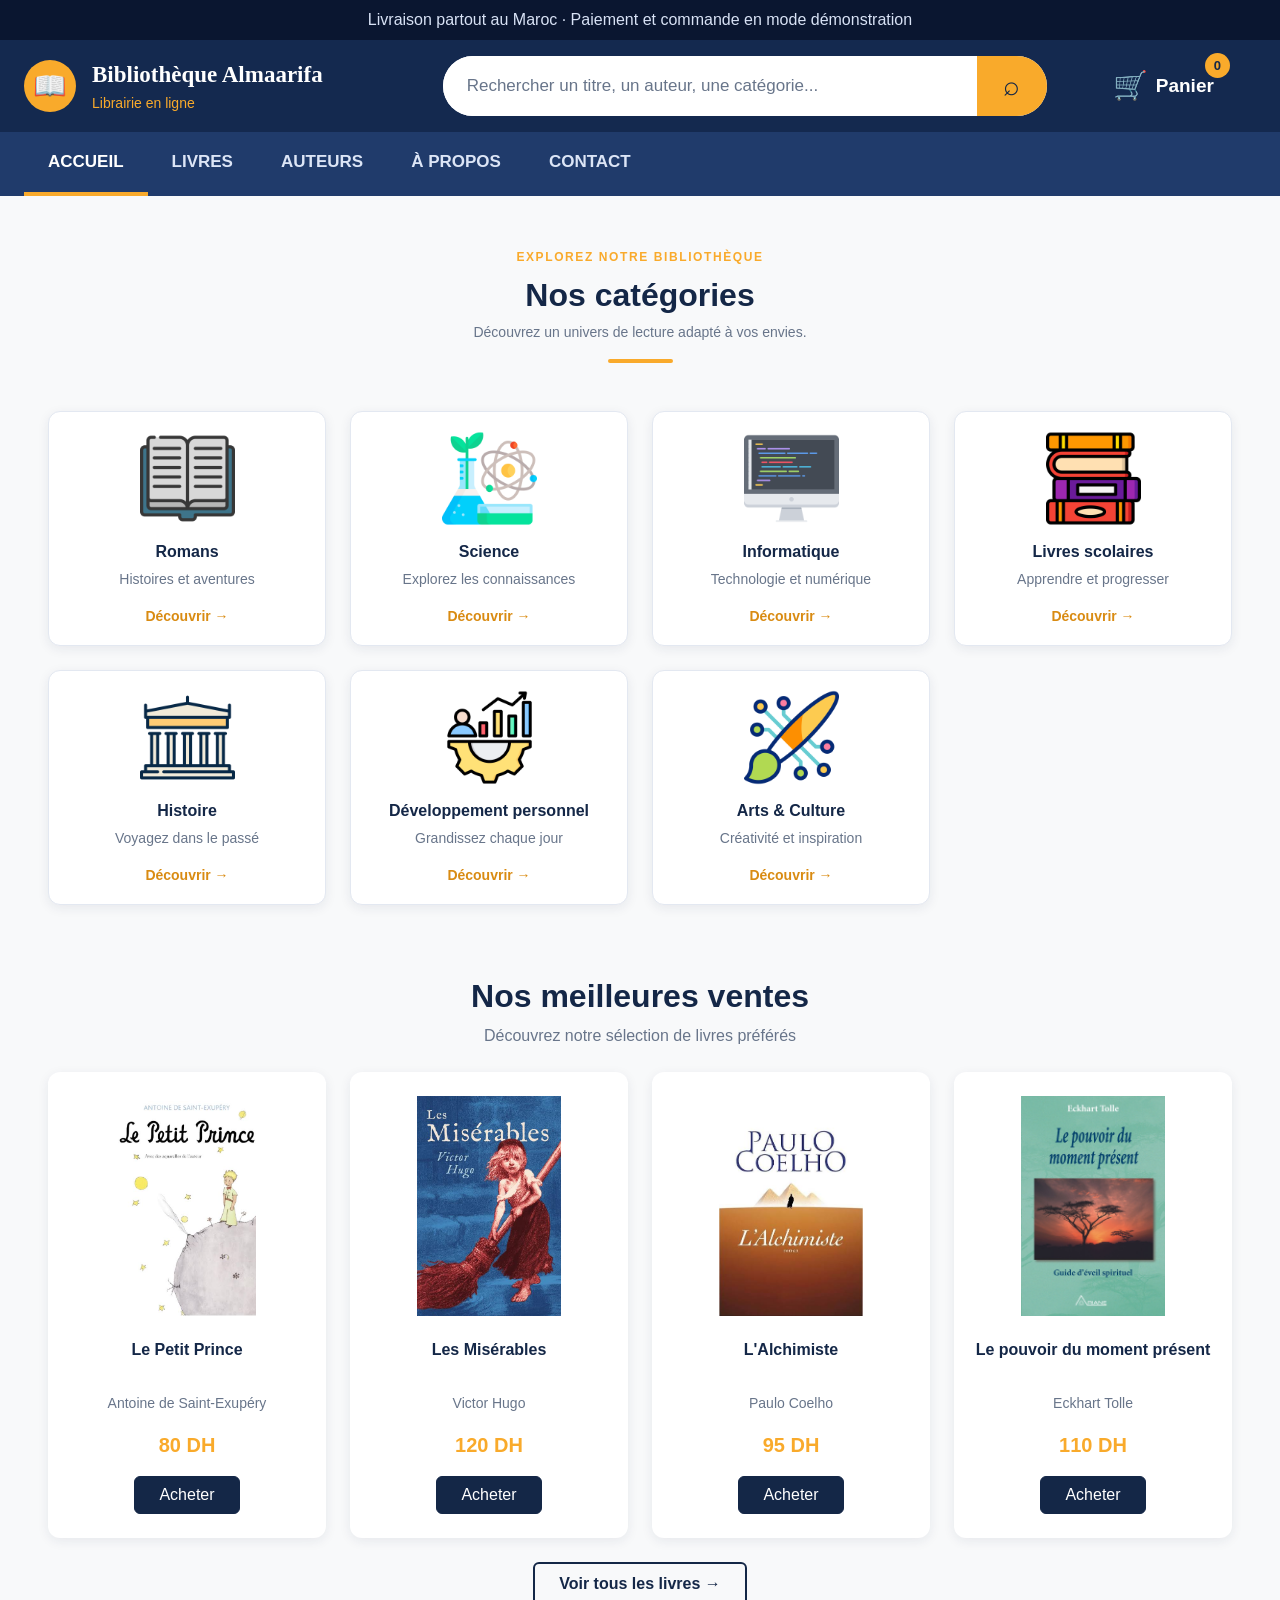
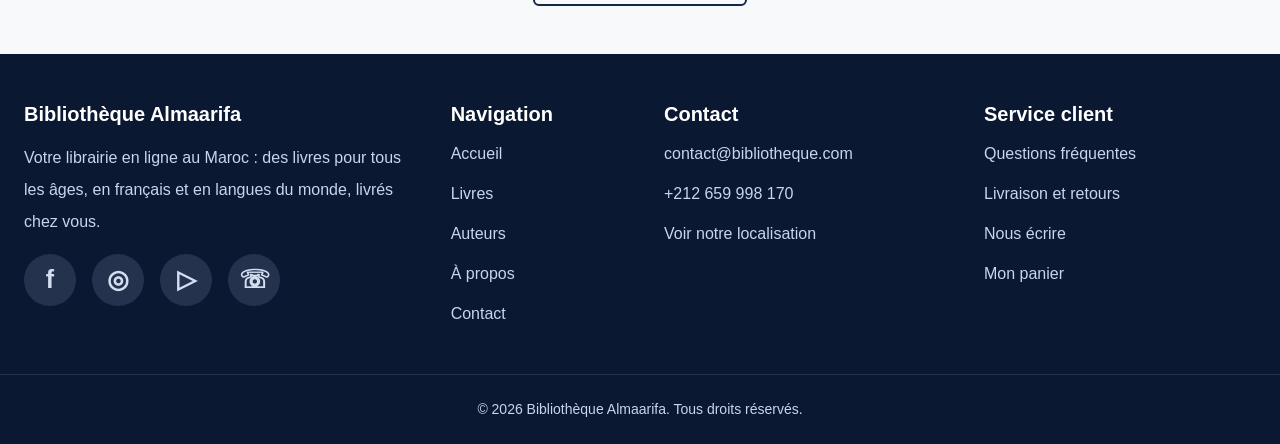
<file: index.html>
<!DOCTYPE html>
<html lang="fr">
<head>
    <meta charset="UTF-8">
    <meta name="viewport" content="width=device-width, initial-scale=1.0">
    <title>Ma Bibliothèque</title>

    <!-- Bootstrap 5.3 (CDN officiel) -->
    <link href="https://cdn.jsdelivr.net/npm/bootstrap@5.3.3/dist/css/bootstrap.min.css" rel="stylesheet">

    <!-- Notre CSS personnalisé : à charger APRÈS Bootstrap -->
    <link rel="stylesheet" href="style.css">
</head>
<body>
<header class="site-header bg-navy-deep text-white">

    <div class="top-bar bg-navy-top d-flex justify-content-center align-items-center text-center px-3 py-2">
        Livraison partout au Maroc · Paiement et commande en mode démonstration
    </div>

    <div class="container-fluid mw-1500 bg-navy-light px-3 px-md-4 py-3">
        <div class="row align-items-center g-3 g-lg-4">

            <!-- Logo -->
            <div class="col col-lg-4 order-1">
                <a href="index.html" class="logo d-flex align-items-center gap-2 gap-md-3">
                    <span class="logo-icon d-flex align-items-center justify-content-center flex-shrink-0 rounded-circle bg-warning">📖</span>
                    <span class="logo-text d-flex flex-column">
                        <strong>Bibliothèque Almaarifa</strong>
                        <small class="text-warning">Librairie en ligne</small>
                    </span>
                </a>
            </div>

            <!-- Recherche (sous le logo sur mobile/tablette) -->
            <div class="col-12 col-lg-6 order-3 order-lg-2">
                <form class="search-bar input-group flex-nowrap rounded-pill overflow-hidden bg-white" action="#" method="get">
                    <input
                        type="search"
                        name="recherche"
                        class="form-control border-0 rounded-0 shadow-none px-3 px-sm-4"
                        placeholder="Rechercher un titre, un auteur, une catégorie..."
                    >
                    <button type="submit" class="btn btn-warning border-0 rounded-0 px-3 fs-3" aria-label="Rechercher">⌕</button>
                </form>
            </div>

            <!-- Panier -->
            <div class="col-auto col-lg-2 order-2 order-lg-3 d-flex justify-content-end justify-content-lg-center">
                <a href="panier.html" class="cart position-relative d-flex align-items-center gap-1 gap-sm-2">
                    <span class="cart-icon">🛒</span>
                    <strong>Panier</strong>
                    <span class="cart-count position-absolute d-flex align-items-center justify-content-center rounded-circle bg-warning text-primary fw-bold">0</span>
                </a>
            </div>

        </div>
    </div>

    <!-- Navigation : navbar Bootstrap toujours dépliée (aucun JavaScript requis) -->
    <nav class="main-nav navbar navbar-expand bg-navy-nav p-0">
        <div class="container-fluid mw-1500 justify-content-center justify-content-lg-start px-2 px-md-3 px-lg-4">
            <div class="navbar-nav flex-wrap justify-content-center">
                <a href="index.html" class="nav-link px-2 px-md-3 px-lg-4 active">ACCUEIL</a>
                <a href="Livres.html" class="nav-link px-2 px-md-3 px-lg-4">LIVRES</a>
                <a href="Auteurs.html" class="nav-link px-2 px-md-3 px-lg-4">AUTEURS</a>
                <a href="À propos.html" class="nav-link px-2 px-md-3 px-lg-4">À PROPOS</a>
                <a href="contact.html" class="nav-link px-2 px-md-3 px-lg-4">CONTACT</a>
            </div>
        </div>
    </nav>
</header>

<!-- Section Nos catégories -->
<section class="bg-body-tertiary py-5" id="categories">
    <div class="container-fluid mw-1400 px-3 px-md-4 px-xl-5">

        <div class="text-center mb-4 mb-md-5">
            <span class="eyebrow text-warning">EXPLOREZ NOTRE BIBLIOTHÈQUE</span>
            <h2 class="fs-2 fw-bold mt-2 mb-2">Nos catégories</h2>
            <p class="small text-body-secondary mb-0">Découvrez un univers de lecture adapté à vos envies.</p>
            <div class="title-line bg-warning rounded-pill mx-auto mt-3"></div>
        </div>

        <div class="row row-cols-2 row-cols-md-3 row-cols-lg-4 g-2 g-md-3 g-lg-4">

            <div class="col">
                <a href="Livres.html" class="card h-100 category-card align-items-center justify-content-center text-center p-3 hover-lift hover-gold">
                    <div class="category-icon d-flex align-items-center justify-content-center mb-3">
                        <img src="livre.png" alt="Romans" class="mw-100 mh-100 object-fit-contain">
                    </div>
                    <h3 class="fs-6 fw-bold mb-2">Romans</h3>
                    <p class="small text-body-secondary mb-3">Histoires et aventures</p>
                    <span class="small fw-bold text-gold">Découvrir →</span>
                </a>
            </div>

            <div class="col">
                <a href="Livres.html" class="card h-100 category-card align-items-center justify-content-center text-center p-3 hover-lift hover-gold">
                    <div class="category-icon d-flex align-items-center justify-content-center mb-3">
                        <img src="science.png" alt="Science" class="mw-100 mh-100 object-fit-contain">
                    </div>
                    <h3 class="fs-6 fw-bold mb-2">Science</h3>
                    <p class="small text-body-secondary mb-3">Explorez les connaissances</p>
                    <span class="small fw-bold text-gold">Découvrir →</span>
                </a>
            </div>

            <div class="col">
                <a href="Livres.html" class="card h-100 category-card align-items-center justify-content-center text-center p-3 hover-lift hover-gold">
                    <div class="category-icon d-flex align-items-center justify-content-center mb-3">
                        <img src="programmation.png" alt="Informatique" class="mw-100 mh-100 object-fit-contain">
                    </div>
                    <h3 class="fs-6 fw-bold mb-2">Informatique</h3>
                    <p class="small text-body-secondary mb-3">Technologie et numérique</p>
                    <span class="small fw-bold text-gold">Découvrir →</span>
                </a>
            </div>

            <div class="col">
                <a href="Livres.html" class="card h-100 category-card align-items-center justify-content-center text-center p-3 hover-lift hover-gold">
                    <div class="category-icon d-flex align-items-center justify-content-center mb-3">
                        <img src="pile.livres.png" alt="Livres scolaires" class="mw-100 mh-100 object-fit-contain">
                    </div>
                    <h3 class="fs-6 fw-bold mb-2">Livres scolaires</h3>
                    <p class="small text-body-secondary mb-3">Apprendre et progresser</p>
                    <span class="small fw-bold text-gold">Découvrir →</span>
                </a>
            </div>

            <div class="col">
                <a href="Livres.html" class="card h-100 category-card align-items-center justify-content-center text-center p-3 hover-lift hover-gold">
                    <div class="category-icon d-flex align-items-center justify-content-center mb-3">
                        <img src="histoire.png" alt="Histoire" class="mw-100 mh-100 object-fit-contain">
                    </div>
                    <h3 class="fs-6 fw-bold mb-2">Histoire</h3>
                    <p class="small text-body-secondary mb-3">Voyagez dans le passé</p>
                    <span class="small fw-bold text-gold">Découvrir →</span>
                </a>
            </div>

            <div class="col">
                <a href="Livres.html" class="card h-100 category-card align-items-center justify-content-center text-center p-3 hover-lift hover-gold">
                    <div class="category-icon d-flex align-items-center justify-content-center mb-3">
                        <img src="self-development.png" alt="Développement personnel" class="mw-100 mh-100 object-fit-contain">
                    </div>
                    <h3 class="fs-6 fw-bold mb-2">Développement personnel</h3>
                    <p class="small text-body-secondary mb-3">Grandissez chaque jour</p>
                    <span class="small fw-bold text-gold">Découvrir →</span>
                </a>
            </div>

            <div class="col">
                <a href="Livres.html" class="card h-100 category-card align-items-center justify-content-center text-center p-3 hover-lift hover-gold">
                    <div class="category-icon d-flex align-items-center justify-content-center mb-3">
                        <img src="art-et-technologie.png" alt="Arts et Culture" class="mw-100 mh-100 object-fit-contain">
                    </div>
                    <h3 class="fs-6 fw-bold mb-2">Arts &amp; Culture</h3>
                    <p class="small text-body-secondary mb-3">Créativité et inspiration</p>
                    <span class="small fw-bold text-gold">Découvrir →</span>
                </a>
            </div>
        </div>

    </div>
</section>

<!-- Section Nos meilleures ventes -->
<section class="bg-body-tertiary text-center pb-5 pt-4">
    <div class="container-fluid mw-1400 px-3 px-md-4 px-xl-5">

        <h2 class="fs-2 fw-bold mb-2">Nos meilleures ventes</h2>
        <p class="text-body-secondary mb-4">
            Découvrez notre sélection de livres préférés
        </p>

        <div class="row row-cols-2 row-cols-lg-4 g-2 g-md-3 g-lg-4">

            <div class="col">
                <div class="card h-100 border-0 text-center px-2 px-sm-3 py-3 py-sm-4 hover-lift">
                    <img src="images.jpg" alt="Le Petit Prince" class="book-cover w-100 object-fit-contain mb-3">
                    <h3 class="book-title fs-6 fw-bold mt-2 mb-2">Le Petit Prince</h3>
                    <p class="small text-body-secondary mb-0">Antoine de Saint-Exupéry</p>
                    <p class="fs-5 fw-bold text-warning my-3">80 DH</p>
                    <a href="#" class="btn btn-primary px-4 mx-auto">Acheter</a>
                </div>
            </div>

            <div class="col">
                <div class="card h-100 border-0 text-center px-2 px-sm-3 py-3 py-sm-4 hover-lift">
                    <img src="les mesirables.jpg" alt="Les Misérables" class="book-cover w-100 object-fit-contain mb-3">
                    <h3 class="book-title fs-6 fw-bold mt-2 mb-2">Les Misérables</h3>
                    <p class="small text-body-secondary mb-0">Victor Hugo</p>
                    <p class="fs-5 fw-bold text-warning my-3">120 DH</p>
                    <a href="#" class="btn btn-primary px-4 mx-auto">Acheter</a>
                </div>
            </div>

            <div class="col">
                <div class="card h-100 border-0 text-center px-2 px-sm-3 py-3 py-sm-4 hover-lift">
                    <img src="lalchimeste.jpg" alt="L'Alchimiste" class="book-cover w-100 object-fit-contain mb-3">
                    <h3 class="book-title fs-6 fw-bold mt-2 mb-2">L'Alchimiste</h3>
                    <p class="small text-body-secondary mb-0">Paulo Coelho</p>
                    <p class="fs-5 fw-bold text-warning my-3">95 DH</p>
                    <a href="#" class="btn btn-primary px-4 mx-auto">Acheter</a>
                </div>
            </div>

            <div class="col">
                <div class="card h-100 border-0 text-center px-2 px-sm-3 py-3 py-sm-4 hover-lift">
                    <img src="le-pouvoir-du-moment-present.jpg" alt="Le pouvoir du moment présent" class="book-cover w-100 object-fit-contain mb-3">
                    <h3 class="book-title fs-6 fw-bold mt-2 mb-2">Le pouvoir du moment présent</h3>
                    <p class="small text-body-secondary mb-0">Eckhart Tolle</p>
                    <p class="fs-5 fw-bold text-warning my-3">110 DH</p>
                    <a href="#" class="btn btn-primary px-4 mx-auto">Acheter</a>
                </div>
            </div>
        </div>

        <a href="Livres.html" class="btn btn-outline-primary fw-bold px-4 py-2 mt-4">
            Voir tous les livres →
        </a>

    </div>
</section>

<footer class="site-footer bg-navy-deep">

    <div class="container-fluid mw-1500 px-3 px-md-4 py-4 py-md-5">
        <div class="row g-4 g-md-5">

            <!-- Colonne 1 : Présentation -->
            <div class="footer-column col-12 col-md-6 col-lg-4 d-flex flex-column align-items-start gap-3">
                <h3 class="fs-5 fw-bold text-white mb-0">Bibliothèque Almaarifa</h3>

                <p class="mb-0 lh-lg">
                    Votre librairie en ligne au Maroc : des livres
                    pour tous les âges, en français et en langues
                    du monde, livrés chez vous.
                </p>

                <div class="d-flex flex-wrap gap-2 gap-sm-3">
                    <a href="#" class="social-link d-flex align-items-center justify-content-center rounded-circle fw-bold" aria-label="Facebook">f</a>
                    <a href="#" class="social-link d-flex align-items-center justify-content-center rounded-circle fw-bold" aria-label="Instagram">◎</a>
                    <a href="#" class="social-link d-flex align-items-center justify-content-center rounded-circle fw-bold" aria-label="YouTube">▷</a>
                    <a href="#" class="social-link d-flex align-items-center justify-content-center rounded-circle fw-bold" aria-label="WhatsApp">☏</a>
                </div>
            </div>

            <!-- Colonne 2 : Navigation -->
            <div class="footer-column col-12 col-md-6 col-lg-2 d-flex flex-column align-items-start gap-3">
                <h3 class="fs-5 fw-bold text-white mb-0">Navigation</h3>
                <a href="index.html">Accueil</a>
                <a href="Livres.html">Livres</a>
                <a href="Auteurs.html">Auteurs</a>
                <a href="À propos.html">À propos</a>
                <a href="contact.html">Contact</a>
            </div>

            <!-- Colonne 3 : Contact -->
            <div class="footer-column col-12 col-md-6 col-lg-3 d-flex flex-column align-items-start gap-3">
                <h3 class="fs-5 fw-bold text-white mb-0">Contact</h3>
                  <a href="mailto:contact@bibliotheque.com">contact@bibliotheque.com</a>
                    <a href="tel:+212659 998 170">+212 659 998 170</a>
                    <a href="https://www.google.com/maps/search/?api=1&query=Agadir+Maroc" target="_blank"> Voir notre
                        localisation</a>
            </div>

            <!-- Colonne 4 : Service client -->
            <div class="footer-column col-12 col-md-6 col-lg-3 d-flex flex-column align-items-start gap-3">
                <h3 class="fs-5 fw-bold text-white mb-0">Service client</h3>
                <a href="#">Questions fréquentes</a>
                <a href="#">Livraison et retours</a>
                <a href="#">Nous écrire</a>
                <a href="#">Mon panier</a>
            </div>

        </div>
    </div>

    <div class="border-top border-white border-opacity-10 text-center small px-3 py-3 py-md-4">
        <p class="mb-0">
            © 2026 Bibliothèque Almaarifa. Tous droits réservés.
        </p>
    </div>

</footer>
</body>
</html>
</file>
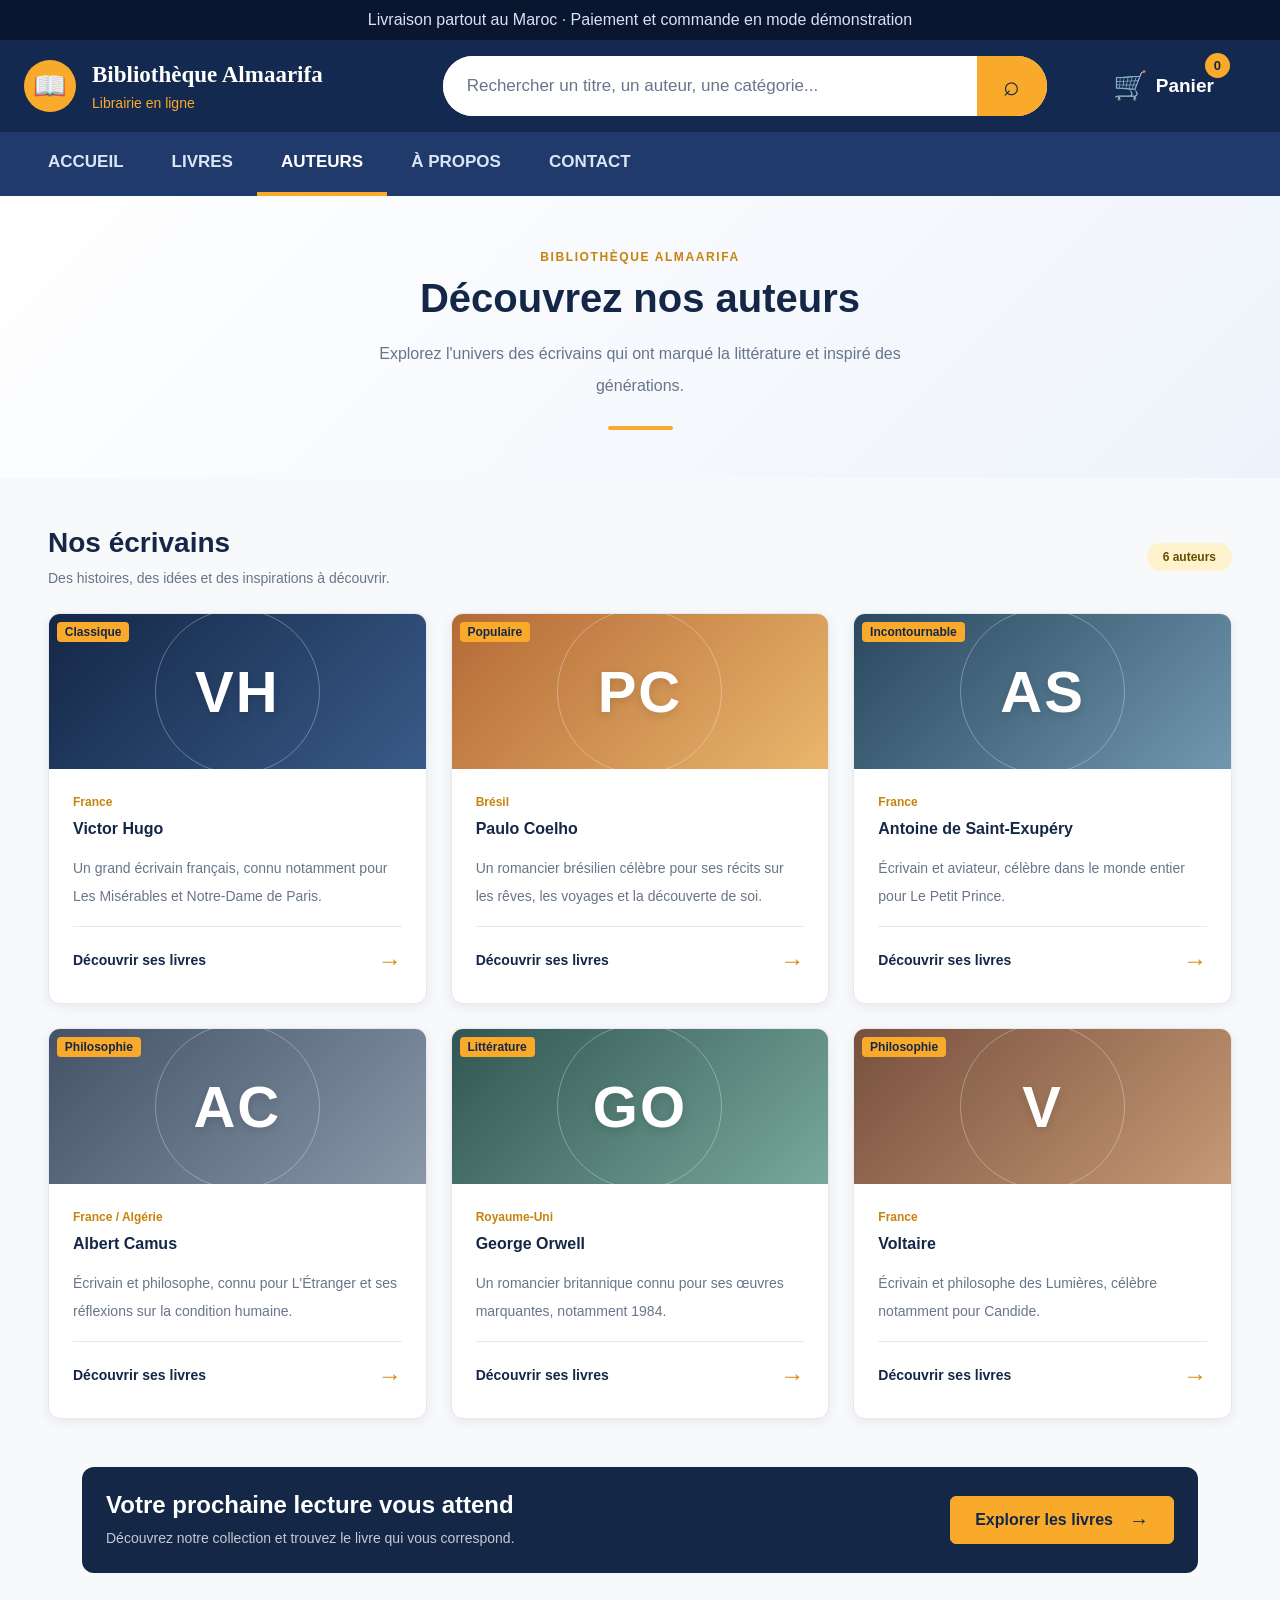
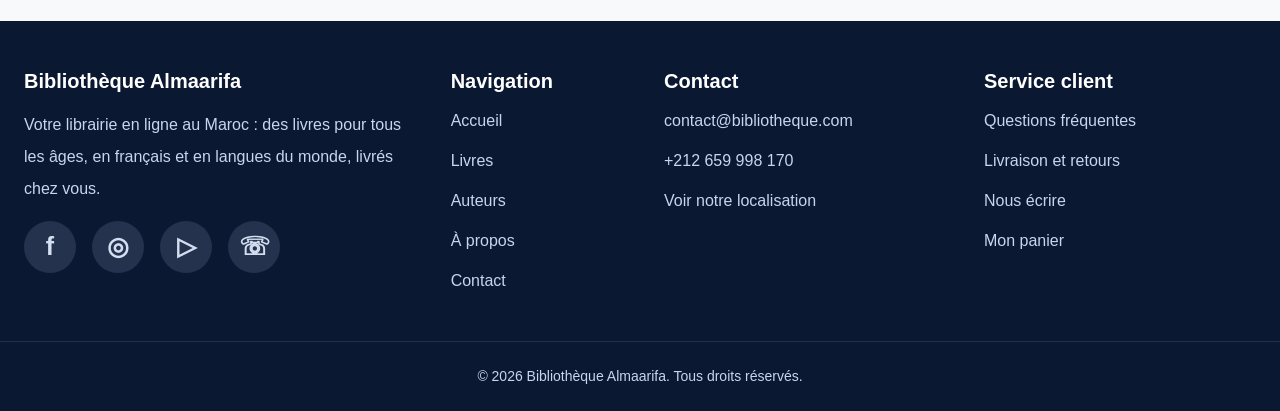
<file: Auteurs.html>
<!DOCTYPE html>
<html lang="fr">
<head>
    <meta charset="UTF-8">
    <meta name="viewport" content="width=device-width, initial-scale=1.0">
    <title>Ma Bibliothèque</title>

    <!-- Bootstrap 5.3 (CDN officiel) -->
    <link href="https://cdn.jsdelivr.net/npm/bootstrap@5.3.3/dist/css/bootstrap.min.css" rel="stylesheet">

    <!-- Notre CSS personnalisé : à charger APRÈS Bootstrap -->
    <link rel="stylesheet" href="style.css">
</head>
<body>
<header class="site-header bg-navy-deep text-white">

    <div class="top-bar bg-navy-top d-flex justify-content-center align-items-center text-center px-3 py-2">
        Livraison partout au Maroc · Paiement et commande en mode démonstration
    </div>

    <div class="container-fluid mw-1500 bg-navy-light px-3 px-md-4 py-3">
        <div class="row align-items-center g-3 g-lg-4">

            <!-- Logo -->
            <div class="col col-lg-4 order-1">
                <a href="index.html" class="logo d-flex align-items-center gap-2 gap-md-3">
                    <span class="logo-icon d-flex align-items-center justify-content-center flex-shrink-0 rounded-circle bg-warning">📖</span>
                    <span class="logo-text d-flex flex-column">
                        <strong>Bibliothèque Almaarifa</strong>
                        <small class="text-warning">Librairie en ligne</small>
                    </span>
                </a>
            </div>

            <!-- Recherche (sous le logo sur mobile/tablette) -->
            <div class="col-12 col-lg-6 order-3 order-lg-2">
                <form class="search-bar input-group flex-nowrap rounded-pill overflow-hidden bg-white" action="#" method="get">
                    <input
                        type="search"
                        name="recherche"
                        class="form-control border-0 rounded-0 shadow-none px-3 px-sm-4"
                        placeholder="Rechercher un titre, un auteur, une catégorie..."
                    >
                    <button type="submit" class="btn btn-warning border-0 rounded-0 px-3 fs-3" aria-label="Rechercher">⌕</button>
                </form>
            </div>

            <!-- Panier -->
            <div class="col-auto col-lg-2 order-2 order-lg-3 d-flex justify-content-end justify-content-lg-center">
                <a href="panier.html" class="cart position-relative d-flex align-items-center gap-1 gap-sm-2">
                    <span class="cart-icon">🛒</span>
                    <strong>Panier</strong>
                    <span class="cart-count position-absolute d-flex align-items-center justify-content-center rounded-circle bg-warning text-primary fw-bold">0</span>
                </a>
            </div>

        </div>
    </div>

    <!-- Navigation : navbar Bootstrap toujours dépliée (aucun JavaScript requis) -->
    <nav class="main-nav navbar navbar-expand bg-navy-nav p-0">
        <div class="container-fluid mw-1500 justify-content-center justify-content-lg-start px-2 px-md-3 px-lg-4">
            <div class="navbar-nav flex-wrap justify-content-center">
                <a href="index.html" class="nav-link px-2 px-md-3 px-lg-4">ACCUEIL</a>
                <a href="Livres.html" class="nav-link px-2 px-md-3 px-lg-4">LIVRES</a>
                <a href="Auteurs.html" class="nav-link px-2 px-md-3 px-lg-4 active">AUTEURS</a>
                <a href="À propos.html" class="nav-link px-2 px-md-3 px-lg-4">À PROPOS</a>
                <a href="contact.html" class="nav-link px-2 px-md-3 px-lg-4">CONTACT</a>
            </div>
        </div>
    </nav>
</header>

<!-- ===== PAGE AUTEURS ===== -->
<main class="bg-body-tertiary pb-4 pb-md-5">

    <!-- En-tête de la page -->
    <section class="bg-hero text-center px-3 py-5">
        <span class="eyebrow tracking-wide mb-2">BIBLIOTHÈQUE ALMAARIFA</span>

        <h1 class="fs-1 fw-bold mb-3">Découvrez nos auteurs</h1>

        <p class="mw-600 mx-auto text-body-secondary lh-lg mb-0">
            Explorez l'univers des écrivains qui ont marqué
            la littérature et inspiré des générations.
        </p>

        <div class="title-line bg-warning rounded-pill mx-auto mt-4"></div>
    </section>

    <!-- Présentation -->
    <section class="container-fluid mw-1400 px-3 px-md-4 px-xl-5 py-4 py-md-5">

        <div class="d-flex justify-content-between align-items-start align-items-sm-center gap-3 mb-4">
            <div>
                <h2 class="fs-3 fw-bold mb-2">Nos écrivains</h2>
                <p class="small text-body-secondary mb-0">Des histoires, des idées et des inspirations à découvrir.</p>
            </div>

            <span class="badge rounded-pill bg-warning-subtle text-warning-emphasis flex-shrink-0 px-3 py-2">6 auteurs</span>
        </div>

        <!-- Grille des auteurs -->
        <div class="row row-cols-2 row-cols-lg-3 g-2 g-md-3 g-lg-4">

            <!-- Auteur 1 -->
            <div class="col">
                <article class="card h-100 overflow-hidden hover-lift hover-gold">
                    <div class="auteur-visuel avatar-vh position-relative d-flex justify-content-center align-items-center overflow-hidden">
                        <span class="auteur-initiales position-relative z-1 text-white fw-bold">VH</span>
                        <span class="badge bg-warning text-primary position-absolute top-0 start-0 m-2 rounded-1 z-2">Classique</span>
                    </div>

                    <div class="card-body d-flex flex-column p-2 p-sm-4">
                        <span class="fs-8 fw-bold text-gold-dark mb-2">France</span>
                        <h3 class="fs-6 fw-bold mb-3">Victor Hugo</h3>
                        <p class="small text-body-secondary lh-lg flex-grow-1">
                        Un grand écrivain français, connu notamment
                        pour Les Misérables et Notre-Dame de Paris.
                        </p>

                        <a href="Livres.html" class="auteur-link d-flex justify-content-between align-items-center gap-2 border-top pt-3 small fw-bold">
                            Découvrir ses livres <span class="text-gold fs-4">→</span>
                        </a>
                    </div>
                </article>
            </div>
            <!-- Auteur 2 -->
            <div class="col">
                <article class="card h-100 overflow-hidden hover-lift hover-gold">
                    <div class="auteur-visuel avatar-pc position-relative d-flex justify-content-center align-items-center overflow-hidden">
                        <span class="auteur-initiales position-relative z-1 text-white fw-bold">PC</span>
                        <span class="badge bg-warning text-primary position-absolute top-0 start-0 m-2 rounded-1 z-2">Populaire</span>
                    </div>

                    <div class="card-body d-flex flex-column p-2 p-sm-4">
                        <span class="fs-8 fw-bold text-gold-dark mb-2">Brésil</span>
                        <h3 class="fs-6 fw-bold mb-3">Paulo Coelho</h3>
                        <p class="small text-body-secondary lh-lg flex-grow-1">
                        Un romancier brésilien célèbre pour ses récits
                        sur les rêves, les voyages et la découverte de soi.
                        </p>

                        <a href="Livres.html" class="auteur-link d-flex justify-content-between align-items-center gap-2 border-top pt-3 small fw-bold">
                            Découvrir ses livres <span class="text-gold fs-4">→</span>
                        </a>
                    </div>
                </article>
            </div>
            <!-- Auteur 3 -->
            <div class="col">
                <article class="card h-100 overflow-hidden hover-lift hover-gold">
                    <div class="auteur-visuel avatar-as position-relative d-flex justify-content-center align-items-center overflow-hidden">
                        <span class="auteur-initiales position-relative z-1 text-white fw-bold">AS</span>
                        <span class="badge bg-warning text-primary position-absolute top-0 start-0 m-2 rounded-1 z-2">Incontournable</span>
                    </div>

                    <div class="card-body d-flex flex-column p-2 p-sm-4">
                        <span class="fs-8 fw-bold text-gold-dark mb-2">France</span>
                        <h3 class="fs-6 fw-bold mb-3">Antoine de Saint-Exupéry</h3>
                        <p class="small text-body-secondary lh-lg flex-grow-1">
                        Écrivain et aviateur, célèbre dans le monde
                        entier pour Le Petit Prince.
                        </p>

                        <a href="Livres.html" class="auteur-link d-flex justify-content-between align-items-center gap-2 border-top pt-3 small fw-bold">
                            Découvrir ses livres <span class="text-gold fs-4">→</span>
                        </a>
                    </div>
                </article>
            </div>
            <!-- Auteur 4 -->
            <div class="col">
                <article class="card h-100 overflow-hidden hover-lift hover-gold">
                    <div class="auteur-visuel avatar-ac position-relative d-flex justify-content-center align-items-center overflow-hidden">
                        <span class="auteur-initiales position-relative z-1 text-white fw-bold">AC</span>
                        <span class="badge bg-warning text-primary position-absolute top-0 start-0 m-2 rounded-1 z-2">Philosophie</span>
                    </div>

                    <div class="card-body d-flex flex-column p-2 p-sm-4">
                        <span class="fs-8 fw-bold text-gold-dark mb-2">France / Algérie</span>
                        <h3 class="fs-6 fw-bold mb-3">Albert Camus</h3>
                        <p class="small text-body-secondary lh-lg flex-grow-1">
                        Écrivain et philosophe, connu pour L'Étranger
                        et ses réflexions sur la condition humaine.
                        </p>

                        <a href="Livres.html" class="auteur-link d-flex justify-content-between align-items-center gap-2 border-top pt-3 small fw-bold">
                            Découvrir ses livres <span class="text-gold fs-4">→</span>
                        </a>
                    </div>
                </article>
            </div>
            <!-- Auteur 5 -->
            <div class="col">
                <article class="card h-100 overflow-hidden hover-lift hover-gold">
                    <div class="auteur-visuel avatar-go position-relative d-flex justify-content-center align-items-center overflow-hidden">
                        <span class="auteur-initiales position-relative z-1 text-white fw-bold">GO</span>
                        <span class="badge bg-warning text-primary position-absolute top-0 start-0 m-2 rounded-1 z-2">Littérature</span>
                    </div>

                    <div class="card-body d-flex flex-column p-2 p-sm-4">
                        <span class="fs-8 fw-bold text-gold-dark mb-2">Royaume-Uni</span>
                        <h3 class="fs-6 fw-bold mb-3">George Orwell</h3>
                        <p class="small text-body-secondary lh-lg flex-grow-1">
                        Un romancier britannique connu pour ses œuvres
                        marquantes, notamment 1984.
                        </p>

                        <a href="Livres.html" class="auteur-link d-flex justify-content-between align-items-center gap-2 border-top pt-3 small fw-bold">
                            Découvrir ses livres <span class="text-gold fs-4">→</span>
                        </a>
                    </div>
                </article>
            </div>
            <!-- Auteur 6 -->
            <div class="col">
                <article class="card h-100 overflow-hidden hover-lift hover-gold">
                    <div class="auteur-visuel avatar-v position-relative d-flex justify-content-center align-items-center overflow-hidden">
                        <span class="auteur-initiales position-relative z-1 text-white fw-bold">V</span>
                        <span class="badge bg-warning text-primary position-absolute top-0 start-0 m-2 rounded-1 z-2">Philosophie</span>
                    </div>

                    <div class="card-body d-flex flex-column p-2 p-sm-4">
                        <span class="fs-8 fw-bold text-gold-dark mb-2">France</span>
                        <h3 class="fs-6 fw-bold mb-3">Voltaire</h3>
                        <p class="small text-body-secondary lh-lg flex-grow-1">
                        Écrivain et philosophe des Lumières, célèbre
                        notamment pour Candide.
                        </p>

                        <a href="Livres.html" class="auteur-link d-flex justify-content-between align-items-center gap-2 border-top pt-3 small fw-bold">
                            Découvrir ses livres <span class="text-gold fs-4">→</span>
                        </a>
                    </div>
                </article>
            </div>

        </div>
    </section>

    <!-- Invitation à découvrir les livres -->
    <section class="container">
        <div class="bg-primary text-white rounded-3 d-flex flex-column flex-md-row justify-content-md-between align-items-stretch align-items-md-center gap-3 gap-md-4 p-3 p-md-4">
            <div>
                <h2 class="fs-4 fw-bold text-white mb-2">Votre prochaine lecture vous attend</h2>
                <p class="small opacity-75 mb-0">
                    Découvrez notre collection et trouvez le livre
                    qui vous correspond.
                </p>
            </div>

            <a href="Livres.html" class="btn btn-warning fw-bold flex-shrink-0 d-inline-flex align-items-center justify-content-center gap-3 px-4 py-2">
                Explorer les livres <span class="fs-5">→</span>
            </a>
        </div>
    </section>

</main>
<!-- ===== FIN PAGE AUTEURS ===== -->

<footer class="site-footer bg-navy-deep">

    <div class="container-fluid mw-1500 px-3 px-md-4 py-4 py-md-5">
        <div class="row g-4 g-md-5">

            <!-- Colonne 1 : Présentation -->
            <div class="footer-column col-12 col-md-6 col-lg-4 d-flex flex-column align-items-start gap-3">
                <h3 class="fs-5 fw-bold text-white mb-0">Bibliothèque Almaarifa</h3>

                <p class="mb-0 lh-lg">
                    Votre librairie en ligne au Maroc : des livres
                    pour tous les âges, en français et en langues
                    du monde, livrés chez vous.
                </p>

                <div class="d-flex flex-wrap gap-2 gap-sm-3">
                    <a href="#" class="social-link d-flex align-items-center justify-content-center rounded-circle fw-bold" aria-label="Facebook">f</a>
                    <a href="#" class="social-link d-flex align-items-center justify-content-center rounded-circle fw-bold" aria-label="Instagram">◎</a>
                    <a href="#" class="social-link d-flex align-items-center justify-content-center rounded-circle fw-bold" aria-label="YouTube">▷</a>
                    <a href="#" class="social-link d-flex align-items-center justify-content-center rounded-circle fw-bold" aria-label="WhatsApp">☏</a>
                </div>
            </div>

            <!-- Colonne 2 : Navigation -->
            <div class="footer-column col-12 col-md-6 col-lg-2 d-flex flex-column align-items-start gap-3">
                <h3 class="fs-5 fw-bold text-white mb-0">Navigation</h3>
                <a href="index.html">Accueil</a>
                <a href="Livres.html">Livres</a>
                <a href="Auteurs.html">Auteurs</a>
                <a href="À propos.html">À propos</a>
                <a href="contact.html">Contact</a>
            </div>

            <!-- Colonne 3 : Contact -->
            <div class="footer-column col-12 col-md-6 col-lg-3 d-flex flex-column align-items-start gap-3">
                <h3 class="fs-5 fw-bold text-white mb-0">Contact</h3>
                  <a href="mailto:contact@bibliotheque.com">contact@bibliotheque.com</a>
                    <a href="tel:+212659 998 170">+212 659 998 170</a>
                    <a href="https://www.google.com/maps/search/?api=1&query=Agadir+Maroc" target="_blank"> Voir notre
                        localisation</a>
            </div>

            <!-- Colonne 4 : Service client -->
            <div class="footer-column col-12 col-md-6 col-lg-3 d-flex flex-column align-items-start gap-3">
                <h3 class="fs-5 fw-bold text-white mb-0">Service client</h3>
                <a href="#">Questions fréquentes</a>
                <a href="#">Livraison et retours</a>
                <a href="#">Nous écrire</a>
                <a href="#">Mon panier</a>
            </div>

        </div>
    </div>

    <div class="border-top border-white border-opacity-10 text-center small px-3 py-3 py-md-4">
        <p class="mb-0">
            © 2026 Bibliothèque Almaarifa. Tous droits réservés.
        </p>
    </div>

</footer>
</body>
</html>
</file>
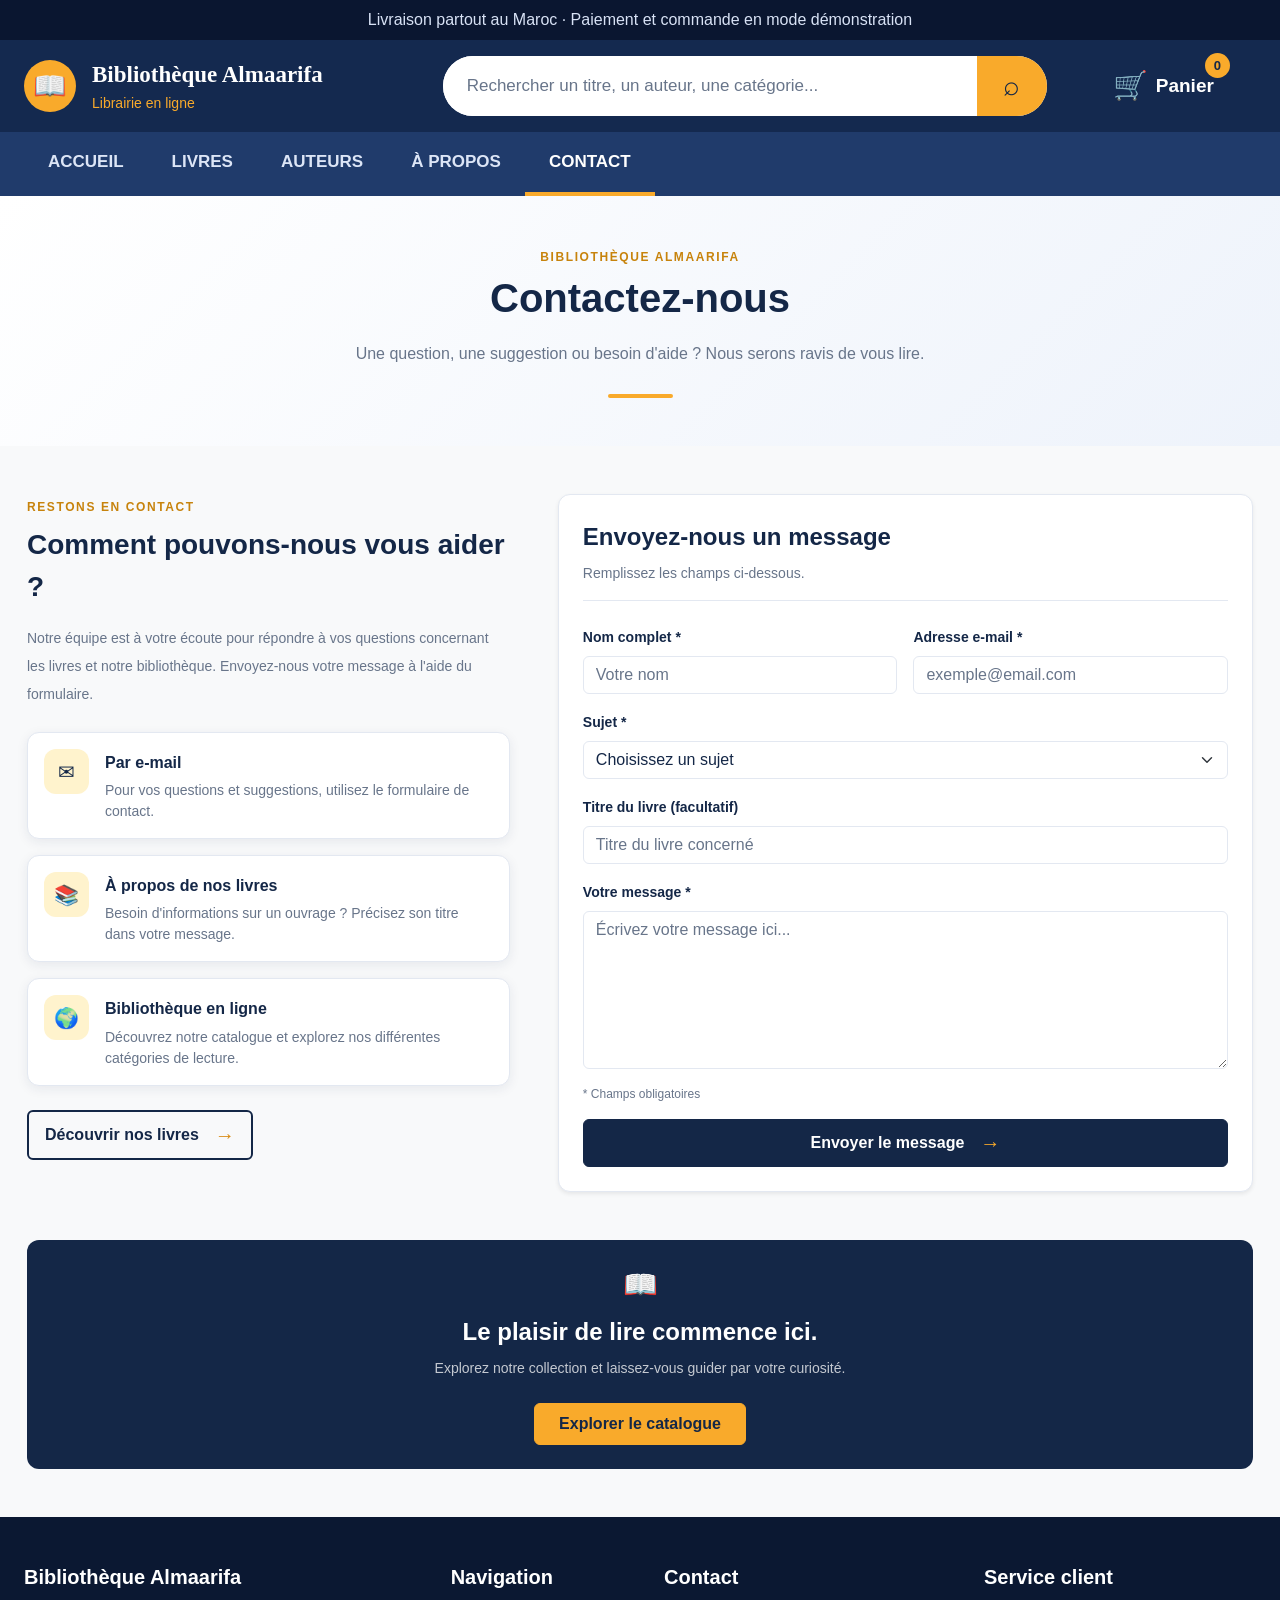
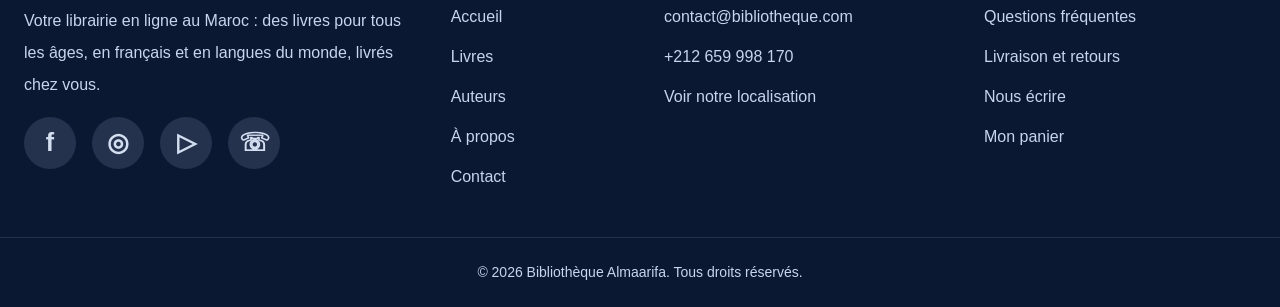
<file: contact.html>
<!DOCTYPE html>
<html lang="fr">
<head>
    <meta charset="UTF-8">
    <meta name="viewport" content="width=device-width, initial-scale=1.0">
    <title>Ma Bibliothèque</title>

    <!-- Bootstrap 5.3 (CDN officiel) -->
    <link href="https://cdn.jsdelivr.net/npm/bootstrap@5.3.3/dist/css/bootstrap.min.css" rel="stylesheet">

    <!-- Notre CSS personnalisé : à charger APRÈS Bootstrap -->
    <link rel="stylesheet" href="style.css">
</head>
<body>
<header class="site-header bg-navy-deep text-white">

    <div class="top-bar bg-navy-top d-flex justify-content-center align-items-center text-center px-3 py-2">
        Livraison partout au Maroc · Paiement et commande en mode démonstration
    </div>

    <div class="container-fluid mw-1500 bg-navy-light px-3 px-md-4 py-3">
        <div class="row align-items-center g-3 g-lg-4">

            <!-- Logo -->
            <div class="col col-lg-4 order-1">
                <a href="index.html" class="logo d-flex align-items-center gap-2 gap-md-3">
                    <span class="logo-icon d-flex align-items-center justify-content-center flex-shrink-0 rounded-circle bg-warning">📖</span>
                    <span class="logo-text d-flex flex-column">
                        <strong>Bibliothèque Almaarifa</strong>
                        <small class="text-warning">Librairie en ligne</small>
                    </span>
                </a>
            </div>

            <!-- Recherche (sous le logo sur mobile/tablette) -->
            <div class="col-12 col-lg-6 order-3 order-lg-2">
                <form class="search-bar input-group flex-nowrap rounded-pill overflow-hidden bg-white" action="#" method="get">
                    <input
                        type="search"
                        name="recherche"
                        class="form-control border-0 rounded-0 shadow-none px-3 px-sm-4"
                        placeholder="Rechercher un titre, un auteur, une catégorie..."
                    >
                    <button type="submit" class="btn btn-warning border-0 rounded-0 px-3 fs-3" aria-label="Rechercher">⌕</button>
                </form>
            </div>

            <!-- Panier -->
            <div class="col-auto col-lg-2 order-2 order-lg-3 d-flex justify-content-end justify-content-lg-center">
                <a href="panier.html" class="cart position-relative d-flex align-items-center gap-1 gap-sm-2">
                    <span class="cart-icon">🛒</span>
                    <strong>Panier</strong>
                    <span class="cart-count position-absolute d-flex align-items-center justify-content-center rounded-circle bg-warning text-primary fw-bold">0</span>
                </a>
            </div>

        </div>
    </div>

    <!-- Navigation : navbar Bootstrap toujours dépliée (aucun JavaScript requis) -->
    <nav class="main-nav navbar navbar-expand bg-navy-nav p-0">
        <div class="container-fluid mw-1500 justify-content-center justify-content-lg-start px-2 px-md-3 px-lg-4">
            <div class="navbar-nav flex-wrap justify-content-center">
                <a href="index.html" class="nav-link px-2 px-md-3 px-lg-4">ACCUEIL</a>
                <a href="Livres.html" class="nav-link px-2 px-md-3 px-lg-4">LIVRES</a>
                <a href="Auteurs.html" class="nav-link px-2 px-md-3 px-lg-4">AUTEURS</a>
                <a href="À propos.html" class="nav-link px-2 px-md-3 px-lg-4">À PROPOS</a>
                <a href="contact.html" class="nav-link px-2 px-md-3 px-lg-4 active">CONTACT</a>
            </div>
        </div>
    </nav>
</header>

<!-- ===== PAGE CONTACT ===== -->
<main class="bg-body-tertiary">

    <!-- En-tête -->
    <section class="bg-hero text-center px-3 py-5">
        <span class="eyebrow tracking-wide mb-2">BIBLIOTHÈQUE ALMAARIFA</span>

        <h1 class="fs-1 fw-bold mb-3">Contactez-nous</h1>

        <p class="mw-600 mx-auto text-body-secondary lh-lg mb-0">
            Une question, une suggestion ou besoin d'aide ?
            Nous serons ravis de vous lire.
        </p>

        <div class="title-line bg-warning rounded-pill mx-auto mt-4"></div>
    </section>

    <!-- Contenu principal -->
    <section class="container mw-1250 py-4 py-md-5">
        <div class="row g-4 g-lg-5 align-items-start">

            <!-- Informations -->
            <div class="col-12 col-lg-5">

                <span class="eyebrow mb-2">RESTONS EN CONTACT</span>

                <h2 class="fs-3 fw-bold lh-base mb-3">Comment pouvons-nous vous aider ?</h2>

                <p class="small text-body-secondary lh-lg mb-4">
                    Notre équipe est à votre écoute pour répondre à vos
                    questions concernant les livres et notre bibliothèque.
                    Envoyez-nous votre message à l'aide du formulaire.
                </p>

            <!-- Carte 1 -->
            <div class="d-flex align-items-start gap-3 bg-white border rounded-3 p-3 mb-3 hover-lift">
                <div class="icon-square d-flex align-items-center justify-content-center flex-shrink-0 rounded-3 bg-warning-subtle fs-5">✉</div>

                <div>
                    <h3 class="fs-6 fw-bold mt-1 mb-2">Par e-mail</h3>
                    <p class="small text-body-secondary lh-base mb-0">
                        Pour vos questions et suggestions,
                        utilisez le formulaire de contact.
                    </p>
                </div>
            </div>


            <!-- Carte 2 -->
            <div class="d-flex align-items-start gap-3 bg-white border rounded-3 p-3 mb-3 hover-lift">
                <div class="icon-square d-flex align-items-center justify-content-center flex-shrink-0 rounded-3 bg-warning-subtle fs-5">📚</div>

                <div>
                    <h3 class="fs-6 fw-bold mt-1 mb-2">À propos de nos livres</h3>
                    <p class="small text-body-secondary lh-base mb-0">
                        Besoin d'informations sur un ouvrage ?
                        Précisez son titre dans votre message.
                    </p>
                </div>
            </div>


            <!-- Carte 3 -->
            <div class="d-flex align-items-start gap-3 bg-white border rounded-3 p-3 mb-3 hover-lift">
                <div class="icon-square d-flex align-items-center justify-content-center flex-shrink-0 rounded-3 bg-warning-subtle fs-5">🌍</div>

                <div>
                    <h3 class="fs-6 fw-bold mt-1 mb-2">Bibliothèque en ligne</h3>
                    <p class="small text-body-secondary lh-base mb-0">
                        Découvrez notre catalogue et explorez
                        nos différentes catégories de lecture.
                    </p>
                </div>
            </div>

                <a href="Livres.html" class="btn btn-outline-primary d-inline-flex align-items-center gap-3 small fw-bold mt-2 px-3 py-2">
                    Découvrir nos livres <span class="text-gold fs-5">→</span>
                </a>

            </div>

            <!-- Formulaire -->
            <div class="col-12 col-lg-7">
                <div class="card shadow-sm p-3 p-sm-4">

                    <div class="border-bottom pb-3 mb-4">
                        <h2 class="fs-4 fw-bold lh-base mb-2">Envoyez-nous un message</h2>
                        <p class="small text-body-secondary mb-0">Remplissez les champs ci-dessous.</p>
                    </div>

                    <form action="#" method="post">

                        <div class="row g-3 mb-3">

                            <div class="col-12 col-sm-6">
                                <label for="nom" class="form-label small fw-bold">Nom complet *</label>
                                <input
                                    type="text"
                                    class="form-control"
                                    id="nom"
                                    name="nom"
                                    placeholder="Votre nom"
                                    autocomplete="name"
                                    required>
                            </div>

                            <div class="col-12 col-sm-6">
                                <label for="email" class="form-label small fw-bold">Adresse e-mail *</label>
                                <input
                                    type="email"
                                    class="form-control"
                                    id="email"
                                    name="email"
                                    placeholder="exemple@email.com"
                                    autocomplete="email"
                                    required>
                            </div>

                        </div>

                        <div class="mb-3">
                            <label for="sujet" class="form-label small fw-bold">Sujet *</label>

                            <select id="sujet" name="sujet" class="form-select" required>
                                <option value="" disabled selected>
                                    Choisissez un sujet
                                </option>
                                <option value="livre">Question sur un livre</option>
                                <option value="commande">Question sur une commande</option>
                                <option value="suggestion">Suggestion</option>
                                <option value="probleme">Problème technique</option>
                                <option value="autre">Autre demande</option>
                            </select>
                        </div>

                        <div class="mb-3">
                            <label for="livre" class="form-label small fw-bold">Titre du livre (facultatif)</label>
                            <input
                                type="text"
                                class="form-control"
                                id="livre"
                                name="livre"
                                placeholder="Titre du livre concerné">
                        </div>

                        <div class="mb-3">
                            <label for="message" class="form-label small fw-bold">Votre message *</label>
                            <textarea
                                class="form-control"
                                id="message"
                                name="message"
                                rows="6"
                                placeholder="Écrivez votre message ici..."
                                required></textarea>
                        </div>

                        <p class="fs-8 text-body-secondary mb-3">
                            * Champs obligatoires
                        </p>

                        <button type="submit" class="btn btn-primary btn-submit w-100 d-flex align-items-center justify-content-center gap-3 fw-bold py-2">
                            Envoyer le message <span class="btn-arrow fs-5">→</span>
                        </button>

                    </form>

                </div>
            </div>

        </div>
    </section>

    <!-- Section finale -->
    <section class="container mw-1250 pb-5">
        <div class="bg-primary text-center rounded-3 px-3 py-4">
            <div class="fs-3 mb-2">📖</div>

            <h2 class="fs-4 fw-bold text-white lh-base mb-2">Le plaisir de lire commence ici.</h2>

            <p class="small text-white opacity-75 mb-4">
                Explorez notre collection et laissez-vous guider
                par votre curiosité.
            </p>

            <a href="Livres.html" class="btn btn-warning small fw-bold px-4 py-2">
                Explorer le catalogue
            </a>
        </div>
    </section>

</main>
<!-- ===== FIN PAGE CONTACT ===== -->

<footer class="site-footer bg-navy-deep">

    <div class="container-fluid mw-1500 px-3 px-md-4 py-4 py-md-5">
        <div class="row g-4 g-md-5">

            <!-- Colonne 1 : Présentation -->
            <div class="footer-column col-12 col-md-6 col-lg-4 d-flex flex-column align-items-start gap-3">
                <h3 class="fs-5 fw-bold text-white mb-0">Bibliothèque Almaarifa</h3>

                <p class="mb-0 lh-lg">
                    Votre librairie en ligne au Maroc : des livres
                    pour tous les âges, en français et en langues
                    du monde, livrés chez vous.
                </p>

                <div class="d-flex flex-wrap gap-2 gap-sm-3">
                    <a href="#" class="social-link d-flex align-items-center justify-content-center rounded-circle fw-bold" aria-label="Facebook">f</a>
                    <a href="#" class="social-link d-flex align-items-center justify-content-center rounded-circle fw-bold" aria-label="Instagram">◎</a>
                    <a href="#" class="social-link d-flex align-items-center justify-content-center rounded-circle fw-bold" aria-label="YouTube">▷</a>
                    <a href="#" class="social-link d-flex align-items-center justify-content-center rounded-circle fw-bold" aria-label="WhatsApp">☏</a>
                </div>
            </div>

            <!-- Colonne 2 : Navigation -->
            <div class="footer-column col-12 col-md-6 col-lg-2 d-flex flex-column align-items-start gap-3">
                <h3 class="fs-5 fw-bold text-white mb-0">Navigation</h3>
                <a href="index.html">Accueil</a>
                <a href="Livres.html">Livres</a>
                <a href="Auteurs.html">Auteurs</a>
                <a href="À propos.html">À propos</a>
                <a href="contact.html">Contact</a>
            </div>

            <!-- Colonne 3 : Contact -->
            <div class="footer-column col-12 col-md-6 col-lg-3 d-flex flex-column align-items-start gap-3">
                <h3 class="fs-5 fw-bold text-white mb-0">Contact</h3>
                  <a href="mailto:contact@bibliotheque.com">contact@bibliotheque.com</a>
                    <a href="tel:+212659 998 170">+212 659 998 170</a>
                    <a href="https://www.google.com/maps/search/?api=1&query=Agadir+Maroc" target="_blank"> Voir notre
                        localisation</a>
            </div>

            <!-- Colonne 4 : Service client -->
            <div class="footer-column col-12 col-md-6 col-lg-3 d-flex flex-column align-items-start gap-3">
                <h3 class="fs-5 fw-bold text-white mb-0">Service client</h3>
                <a href="#">Questions fréquentes</a>
                <a href="#">Livraison et retours</a>
                <a href="#">Nous écrire</a>
                <a href="#">Mon panier</a>
            </div>

        </div>
    </div>

    <div class="border-top border-white border-opacity-10 text-center small px-3 py-3 py-md-4">
        <p class="mb-0">
            © 2026 Bibliothèque Almaarifa. Tous droits réservés.
        </p>
    </div>

</footer>
</body>
</html>
</file>
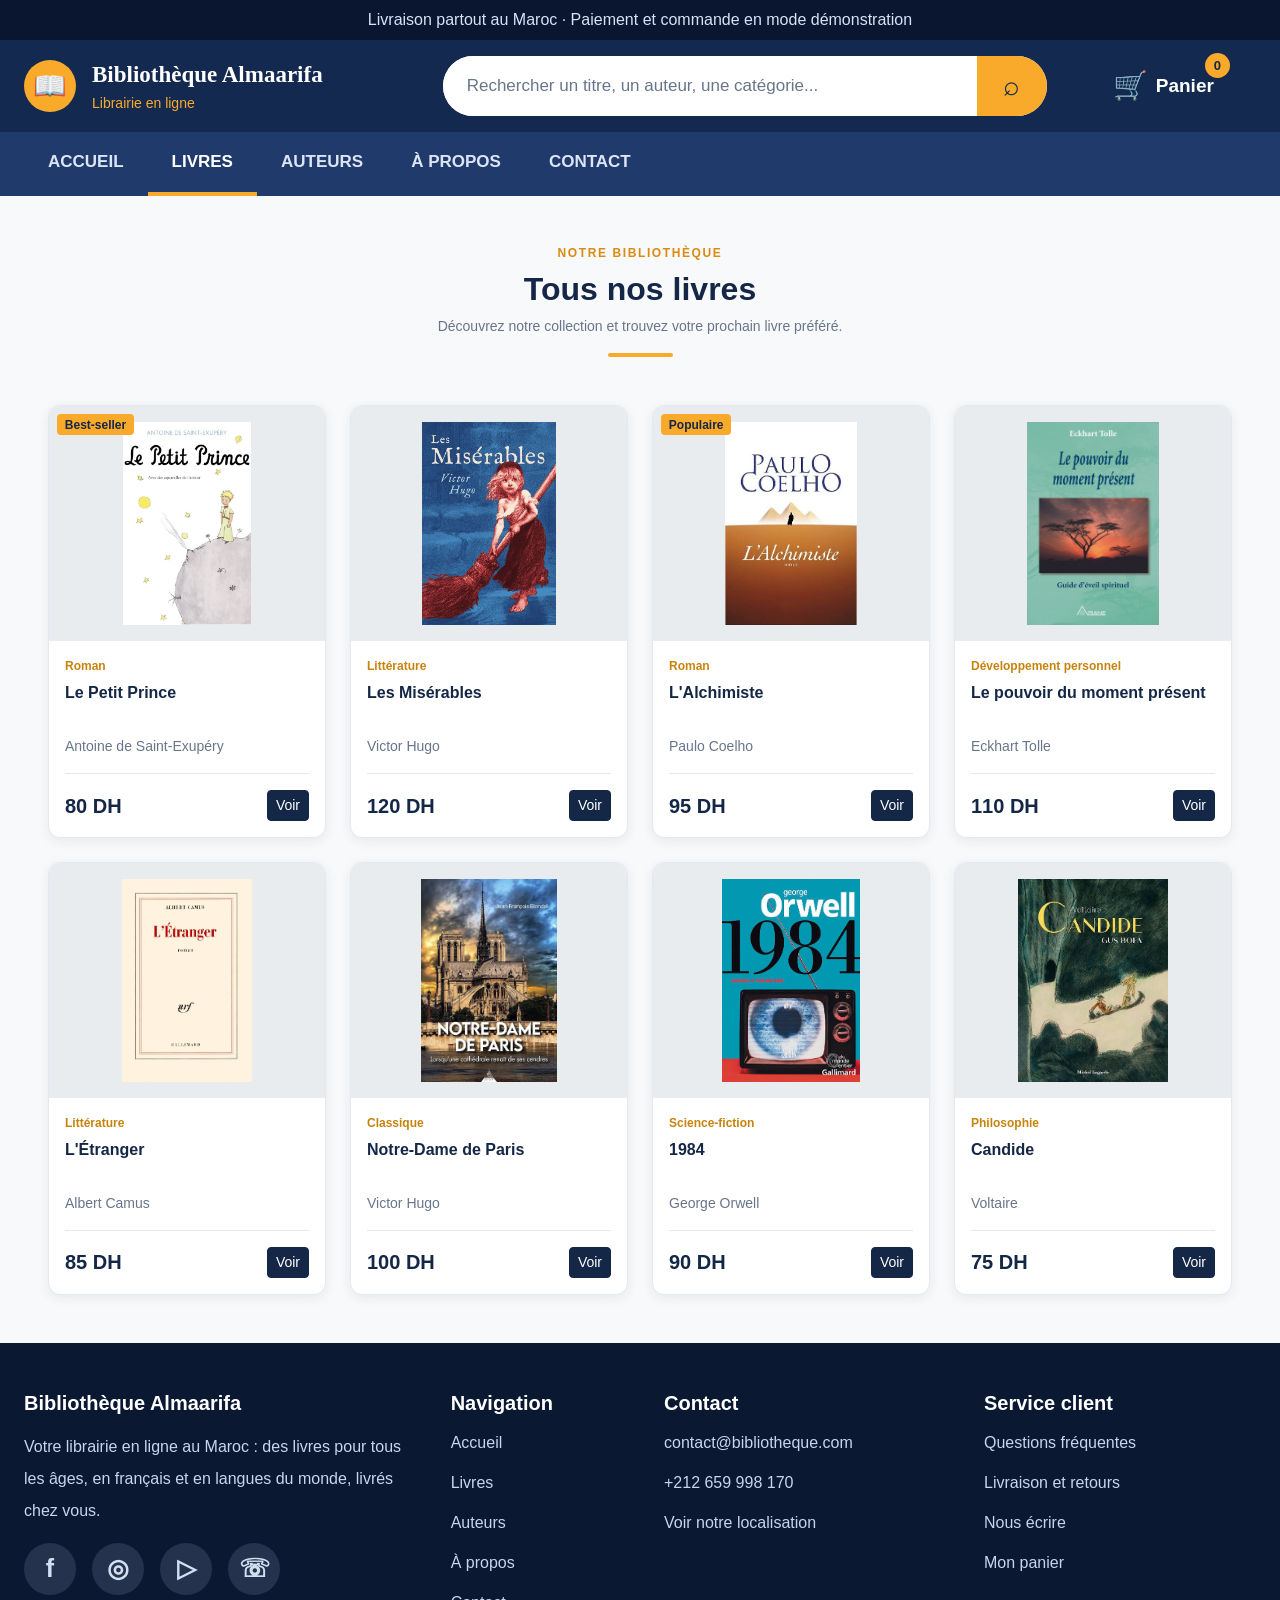
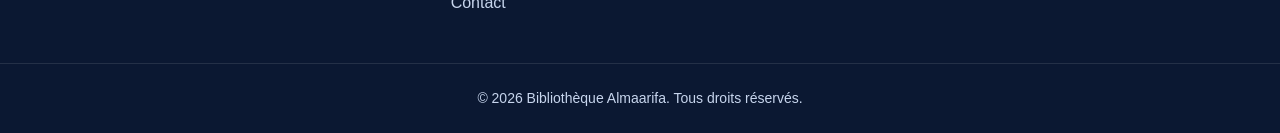
<file: Livres.html>
<!DOCTYPE html>
<html lang="fr">
<head>
    <meta charset="UTF-8">
    <meta name="viewport" content="width=device-width, initial-scale=1.0">
    <title>Ma Bibliothèque</title>

    <!-- Bootstrap 5.3 (CDN officiel) -->
    <link href="https://cdn.jsdelivr.net/npm/bootstrap@5.3.3/dist/css/bootstrap.min.css" rel="stylesheet">

    <!-- Notre CSS personnalisé : à charger APRÈS Bootstrap -->
    <link rel="stylesheet" href="style.css">
</head>
<body>
<header class="site-header bg-navy-deep text-white">

    <div class="top-bar bg-navy-top d-flex justify-content-center align-items-center text-center px-3 py-2">
        Livraison partout au Maroc · Paiement et commande en mode démonstration
    </div>

    <div class="container-fluid mw-1500 bg-navy-light px-3 px-md-4 py-3">
        <div class="row align-items-center g-3 g-lg-4">

            <!-- Logo -->
            <div class="col col-lg-4 order-1">
                <a href="index.html" class="logo d-flex align-items-center gap-2 gap-md-3">
                    <span class="logo-icon d-flex align-items-center justify-content-center flex-shrink-0 rounded-circle bg-warning">📖</span>
                    <span class="logo-text d-flex flex-column">
                        <strong>Bibliothèque Almaarifa</strong>
                        <small class="text-warning">Librairie en ligne</small>
                    </span>
                </a>
            </div>

            <!-- Recherche (sous le logo sur mobile/tablette) -->
            <div class="col-12 col-lg-6 order-3 order-lg-2">
                <form class="search-bar input-group flex-nowrap rounded-pill overflow-hidden bg-white" action="#" method="get">
                    <input
                        type="search"
                        name="recherche"
                        class="form-control border-0 rounded-0 shadow-none px-3 px-sm-4"
                        placeholder="Rechercher un titre, un auteur, une catégorie..."
                    >
                    <button type="submit" class="btn btn-warning border-0 rounded-0 px-3 fs-3" aria-label="Rechercher">⌕</button>
                </form>
            </div>

            <!-- Panier -->
            <div class="col-auto col-lg-2 order-2 order-lg-3 d-flex justify-content-end justify-content-lg-center">
                <a href="panier.html" class="cart position-relative d-flex align-items-center gap-1 gap-sm-2">
                    <span class="cart-icon">🛒</span>
                    <strong>Panier</strong>
                    <span class="cart-count position-absolute d-flex align-items-center justify-content-center rounded-circle bg-warning text-primary fw-bold">0</span>
                </a>
            </div>

        </div>
    </div>

    <!-- Navigation : navbar Bootstrap toujours dépliée (aucun JavaScript requis) -->
    <nav class="main-nav navbar navbar-expand bg-navy-nav p-0">
        <div class="container-fluid mw-1500 justify-content-center justify-content-lg-start px-2 px-md-3 px-lg-4">
            <div class="navbar-nav flex-wrap justify-content-center">
                <a href="index.html" class="nav-link px-2 px-md-3 px-lg-4">ACCUEIL</a>
                <a href="Livres.html" class="nav-link px-2 px-md-3 px-lg-4 active">LIVRES</a>
                <a href="Auteurs.html" class="nav-link px-2 px-md-3 px-lg-4">AUTEURS</a>
                <a href="À propos.html" class="nav-link px-2 px-md-3 px-lg-4">À PROPOS</a>
                <a href="contact.html" class="nav-link px-2 px-md-3 px-lg-4">CONTACT</a>
            </div>
        </div>
    </nav>
</header>

<!-- Section Tous nos livres -->
<section class="bg-body-tertiary py-5" id="tous-les-livres">
    <div class="container-fluid mw-1400 px-3 px-md-4 px-xl-5">

        <div class="text-center mb-4 mb-md-5">
            <span class="eyebrow text-gold d-block mb-2">NOTRE BIBLIOTHÈQUE</span>
            <h2 class="fs-2 fw-bold mb-2">Tous nos livres</h2>
            <p class="small text-body-secondary mb-0">Découvrez notre collection et trouvez votre prochain livre préféré.</p>
            <div class="title-line bg-warning rounded-pill mx-auto mt-3"></div>
        </div>

        <div class="row row-cols-2 row-cols-lg-4 g-2 g-md-3 g-lg-4">

            <!-- Livre 1 -->
            <div class="col">
                <article class="card h-100 overflow-hidden hover-lift">
                    <div class="livre-image position-relative d-flex align-items-center justify-content-center bg-body-secondary p-3">
                    <span class="badge bg-warning text-primary position-absolute top-0 start-0 m-2 rounded-1 z-1">Best-seller</span>
                        <img src="images.jpg" alt="Le Petit Prince" class="w-100 h-100 object-fit-contain">
                    </div>
                    <div class="card-body d-flex flex-column p-2 p-sm-3">
                        <p class="fs-8 fw-bold text-gold-dark mb-2">Roman</p>
                        <h3 class="book-title fs-6 fw-bold mb-2">Le Petit Prince</h3>
                        <p class="small text-body-secondary mb-3">Antoine de Saint-Exupéry</p>
                        <div class="d-flex justify-content-between align-items-center gap-2 border-top pt-3 mt-auto">
                            <span class="fs-5 fw-bold">80 DH</span>
                            <a href="#" class="btn btn-primary btn-sm">Voir</a>
                        </div>
                    </div>
                </article>
            </div>
            <!-- Livre 2 -->
            <div class="col">
                <article class="card h-100 overflow-hidden hover-lift">
                    <div class="livre-image position-relative d-flex align-items-center justify-content-center bg-body-secondary p-3">
                        <img src="les mesirables.jpg" alt="Les Misérables" class="w-100 h-100 object-fit-contain">
                    </div>
                    <div class="card-body d-flex flex-column p-2 p-sm-3">
                        <p class="fs-8 fw-bold text-gold-dark mb-2">Littérature</p>
                        <h3 class="book-title fs-6 fw-bold mb-2">Les Misérables</h3>
                        <p class="small text-body-secondary mb-3">Victor Hugo</p>
                        <div class="d-flex justify-content-between align-items-center gap-2 border-top pt-3 mt-auto">
                            <span class="fs-5 fw-bold">120 DH</span>
                            <a href="#" class="btn btn-primary btn-sm">Voir</a>
                        </div>
                    </div>
                </article>
            </div>
            <!-- Livre 3 -->
            <div class="col">
                <article class="card h-100 overflow-hidden hover-lift">
                    <div class="livre-image position-relative d-flex align-items-center justify-content-center bg-body-secondary p-3">
                    <span class="badge bg-warning text-primary position-absolute top-0 start-0 m-2 rounded-1 z-1">Populaire</span>
                        <img src="lalchimeste.jpg" alt="L'Alchimiste" class="w-100 h-100 object-fit-contain">
                    </div>
                    <div class="card-body d-flex flex-column p-2 p-sm-3">
                        <p class="fs-8 fw-bold text-gold-dark mb-2">Roman</p>
                        <h3 class="book-title fs-6 fw-bold mb-2">L'Alchimiste</h3>
                        <p class="small text-body-secondary mb-3">Paulo Coelho</p>
                        <div class="d-flex justify-content-between align-items-center gap-2 border-top pt-3 mt-auto">
                            <span class="fs-5 fw-bold">95 DH</span>
                            <a href="#" class="btn btn-primary btn-sm">Voir</a>
                        </div>
                    </div>
                </article>
            </div>
            <!-- Livre 4 -->
            <div class="col">
                <article class="card h-100 overflow-hidden hover-lift">
                    <div class="livre-image position-relative d-flex align-items-center justify-content-center bg-body-secondary p-3">
                        <img src="le-pouvoir-du-moment-present.jpg" alt="Le pouvoir du moment présent" class="w-100 h-100 object-fit-contain">
                    </div>
                    <div class="card-body d-flex flex-column p-2 p-sm-3">
                        <p class="fs-8 fw-bold text-gold-dark mb-2">Développement personnel</p>
                        <h3 class="book-title fs-6 fw-bold mb-2">Le pouvoir du moment présent</h3>
                        <p class="small text-body-secondary mb-3">Eckhart Tolle</p>
                        <div class="d-flex justify-content-between align-items-center gap-2 border-top pt-3 mt-auto">
                            <span class="fs-5 fw-bold">110 DH</span>
                            <a href="#" class="btn btn-primary btn-sm">Voir</a>
                        </div>
                    </div>
                </article>
            </div>
            <!-- Livre 5 -->
            <div class="col">
                <article class="card h-100 overflow-hidden hover-lift">
                    <div class="livre-image position-relative d-flex align-items-center justify-content-center bg-body-secondary p-3">
                        <img src="letranger.jpg" alt="L'Étranger" class="w-100 h-100 object-fit-contain">
                    </div>
                    <div class="card-body d-flex flex-column p-2 p-sm-3">
                        <p class="fs-8 fw-bold text-gold-dark mb-2">Littérature</p>
                        <h3 class="book-title fs-6 fw-bold mb-2">L'Étranger</h3>
                        <p class="small text-body-secondary mb-3">Albert Camus</p>
                        <div class="d-flex justify-content-between align-items-center gap-2 border-top pt-3 mt-auto">
                            <span class="fs-5 fw-bold">85 DH</span>
                            <a href="#" class="btn btn-primary btn-sm">Voir</a>
                        </div>
                    </div>
                </article>
            </div>
            <!-- Livre 6 -->
            <div class="col">
                <article class="card h-100 overflow-hidden hover-lift">
                    <div class="livre-image position-relative d-flex align-items-center justify-content-center bg-body-secondary p-3">
                        <img src="notre dame de paris.jpg" alt="Notre dame de paris" class="w-100 h-100 object-fit-contain">
                    </div>
                    <div class="card-body d-flex flex-column p-2 p-sm-3">
                        <p class="fs-8 fw-bold text-gold-dark mb-2">Classique</p>
                        <h3 class="book-title fs-6 fw-bold mb-2">Notre-Dame de Paris</h3>
                        <p class="small text-body-secondary mb-3">Victor Hugo</p>
                        <div class="d-flex justify-content-between align-items-center gap-2 border-top pt-3 mt-auto">
                            <span class="fs-5 fw-bold">100 DH</span>
                            <a href="#" class="btn btn-primary btn-sm">Voir</a>
                        </div>
                    </div>
                </article>
            </div>
            <!-- Livre 7 -->
            <div class="col">
                <article class="card h-100 overflow-hidden hover-lift">
                    <div class="livre-image position-relative d-flex align-items-center justify-content-center bg-body-secondary p-3">
                        <img src="1984.jpg" alt="1984" class="w-100 h-100 object-fit-contain">
                    </div>
                    <div class="card-body d-flex flex-column p-2 p-sm-3">
                        <p class="fs-8 fw-bold text-gold-dark mb-2">Science-fiction</p>
                        <h3 class="book-title fs-6 fw-bold mb-2">1984</h3>
                        <p class="small text-body-secondary mb-3">George Orwell</p>
                        <div class="d-flex justify-content-between align-items-center gap-2 border-top pt-3 mt-auto">
                            <span class="fs-5 fw-bold">90 DH</span>
                            <a href="#" class="btn btn-primary btn-sm">Voir</a>
                        </div>
                    </div>
                </article>
            </div>
            <!-- Livre 8 -->
            <div class="col">
                <article class="card h-100 overflow-hidden hover-lift">
                    <div class="livre-image position-relative d-flex align-items-center justify-content-center bg-body-secondary p-3">
                        <img src="candide.jpg" alt="Candide" class="w-100 h-100 object-fit-contain">
                    </div>
                    <div class="card-body d-flex flex-column p-2 p-sm-3">
                        <p class="fs-8 fw-bold text-gold-dark mb-2">Philosophie</p>
                        <h3 class="book-title fs-6 fw-bold mb-2">Candide</h3>
                        <p class="small text-body-secondary mb-3">Voltaire</p>
                        <div class="d-flex justify-content-between align-items-center gap-2 border-top pt-3 mt-auto">
                            <span class="fs-5 fw-bold">75 DH</span>
                            <a href="#" class="btn btn-primary btn-sm">Voir</a>
                        </div>
                    </div>
                </article>
            </div>

        </div>

    </div>
</section>

<footer class="site-footer bg-navy-deep">

    <div class="container-fluid mw-1500 px-3 px-md-4 py-4 py-md-5">
        <div class="row g-4 g-md-5">

            <!-- Colonne 1 : Présentation -->
            <div class="footer-column col-12 col-md-6 col-lg-4 d-flex flex-column align-items-start gap-3">
                <h3 class="fs-5 fw-bold text-white mb-0">Bibliothèque Almaarifa</h3>

                <p class="mb-0 lh-lg">
                    Votre librairie en ligne au Maroc : des livres
                    pour tous les âges, en français et en langues
                    du monde, livrés chez vous.
                </p>

                <div class="d-flex flex-wrap gap-2 gap-sm-3">
                    <a href="#" class="social-link d-flex align-items-center justify-content-center rounded-circle fw-bold" aria-label="Facebook">f</a>
                    <a href="#" class="social-link d-flex align-items-center justify-content-center rounded-circle fw-bold" aria-label="Instagram">◎</a>
                    <a href="#" class="social-link d-flex align-items-center justify-content-center rounded-circle fw-bold" aria-label="YouTube">▷</a>
                    <a href="#" class="social-link d-flex align-items-center justify-content-center rounded-circle fw-bold" aria-label="WhatsApp">☏</a>
                </div>
            </div>

            <!-- Colonne 2 : Navigation -->
            <div class="footer-column col-12 col-md-6 col-lg-2 d-flex flex-column align-items-start gap-3">
                <h3 class="fs-5 fw-bold text-white mb-0">Navigation</h3>
                <a href="index.html">Accueil</a>
                <a href="Livres.html">Livres</a>
                <a href="Auteurs.html">Auteurs</a>
                <a href="À propos.html">À propos</a>
                <a href="contact.html">Contact</a>
            </div>

            <!-- Colonne 3 : Contact -->
            <div class="footer-column col-12 col-md-6 col-lg-3 d-flex flex-column align-items-start gap-3">
                <h3 class="fs-5 fw-bold text-white mb-0">Contact</h3>
                 <a href="mailto:contact@bibliotheque.com">contact@bibliotheque.com</a>
                    <a href="tel:+212659 998 170">+212 659 998 170</a>
                    <a href="https://www.google.com/maps/search/?api=1&query=Agadir+Maroc" target="_blank"> Voir notre
                        localisation</a>
            </div>

            <!-- Colonne 4 : Service client -->
            <div class="footer-column col-12 col-md-6 col-lg-3 d-flex flex-column align-items-start gap-3">
                <h3 class="fs-5 fw-bold text-white mb-0">Service client</h3>
                <a href="#">Questions fréquentes</a>
                <a href="#">Livraison et retours</a>
                <a href="#">Nous écrire</a>
                <a href="#">Mon panier</a>
            </div>

        </div>
    </div>

    <div class="border-top border-white border-opacity-10 text-center small px-3 py-3 py-md-4">
        <p class="mb-0">
            © 2026 Bibliothèque Almaarifa. Tous droits réservés.
        </p>
    </div>

</footer>
</body>
</html>
</file>
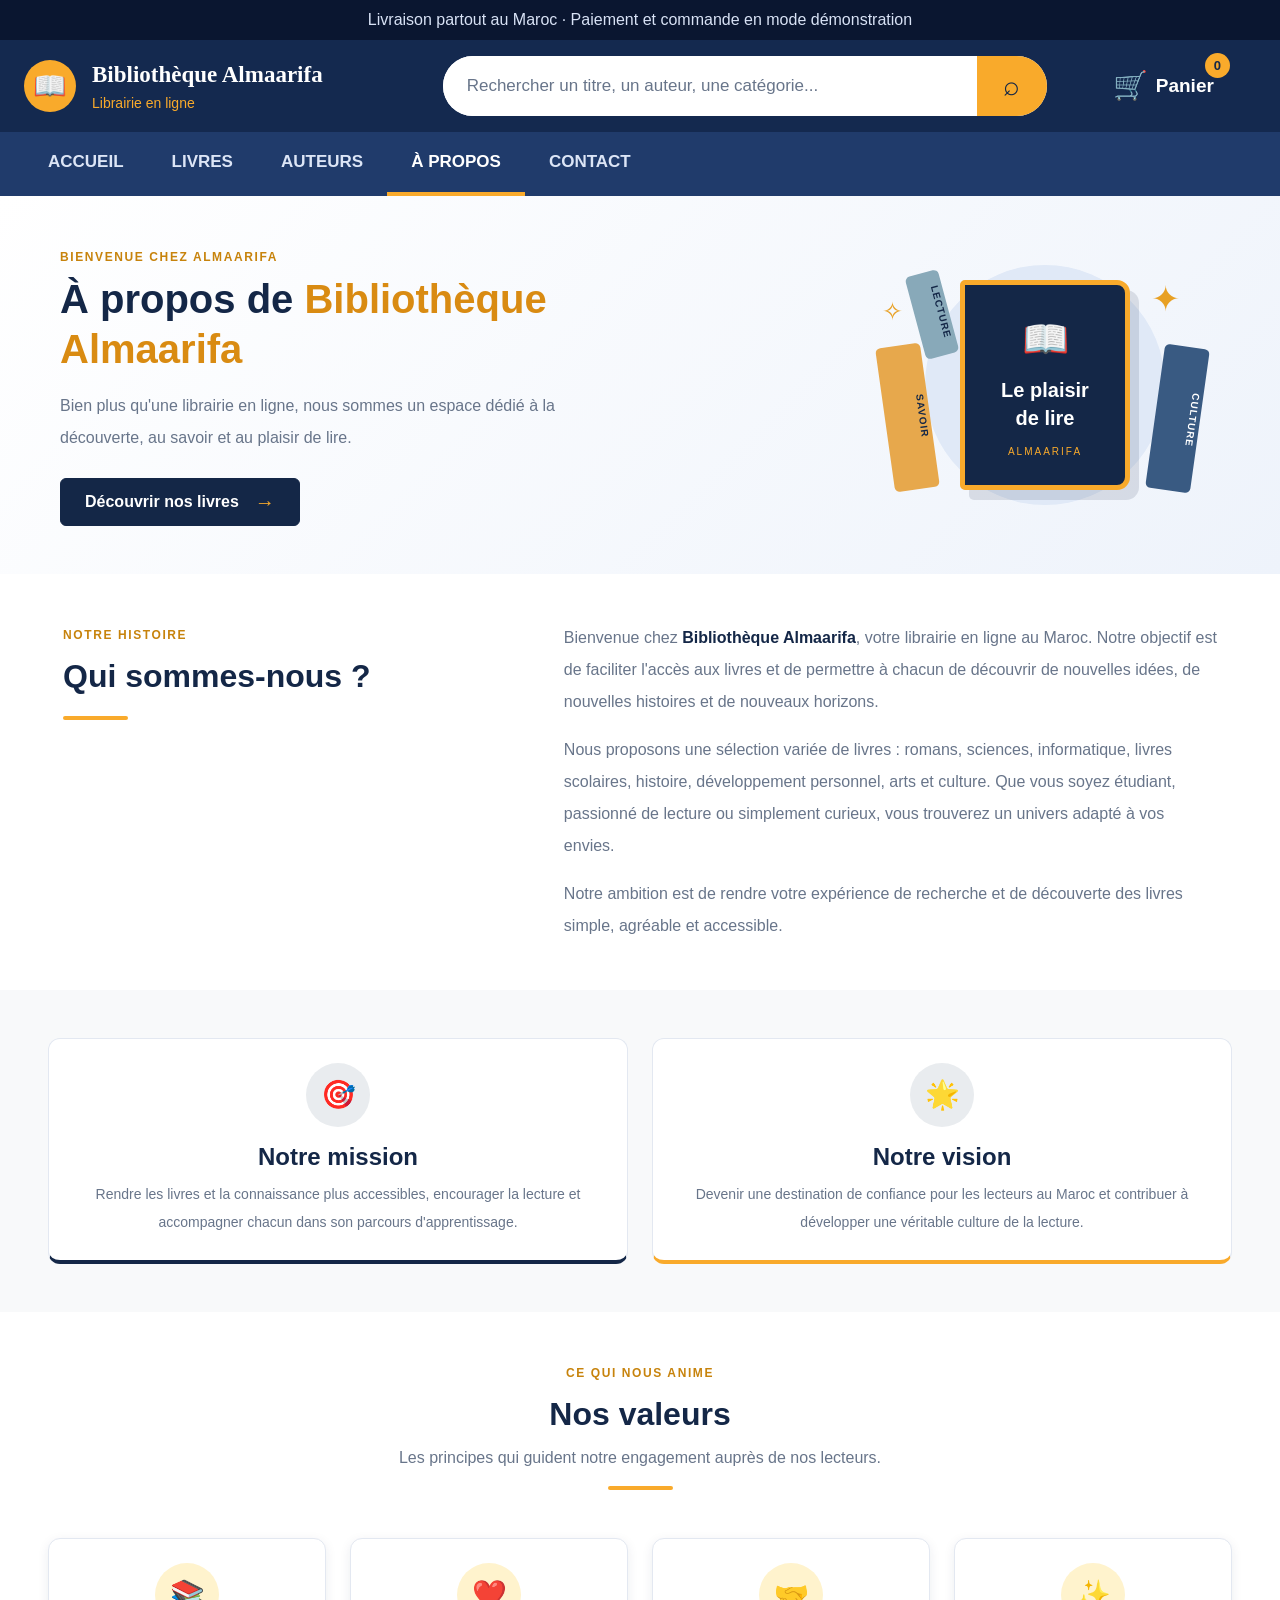
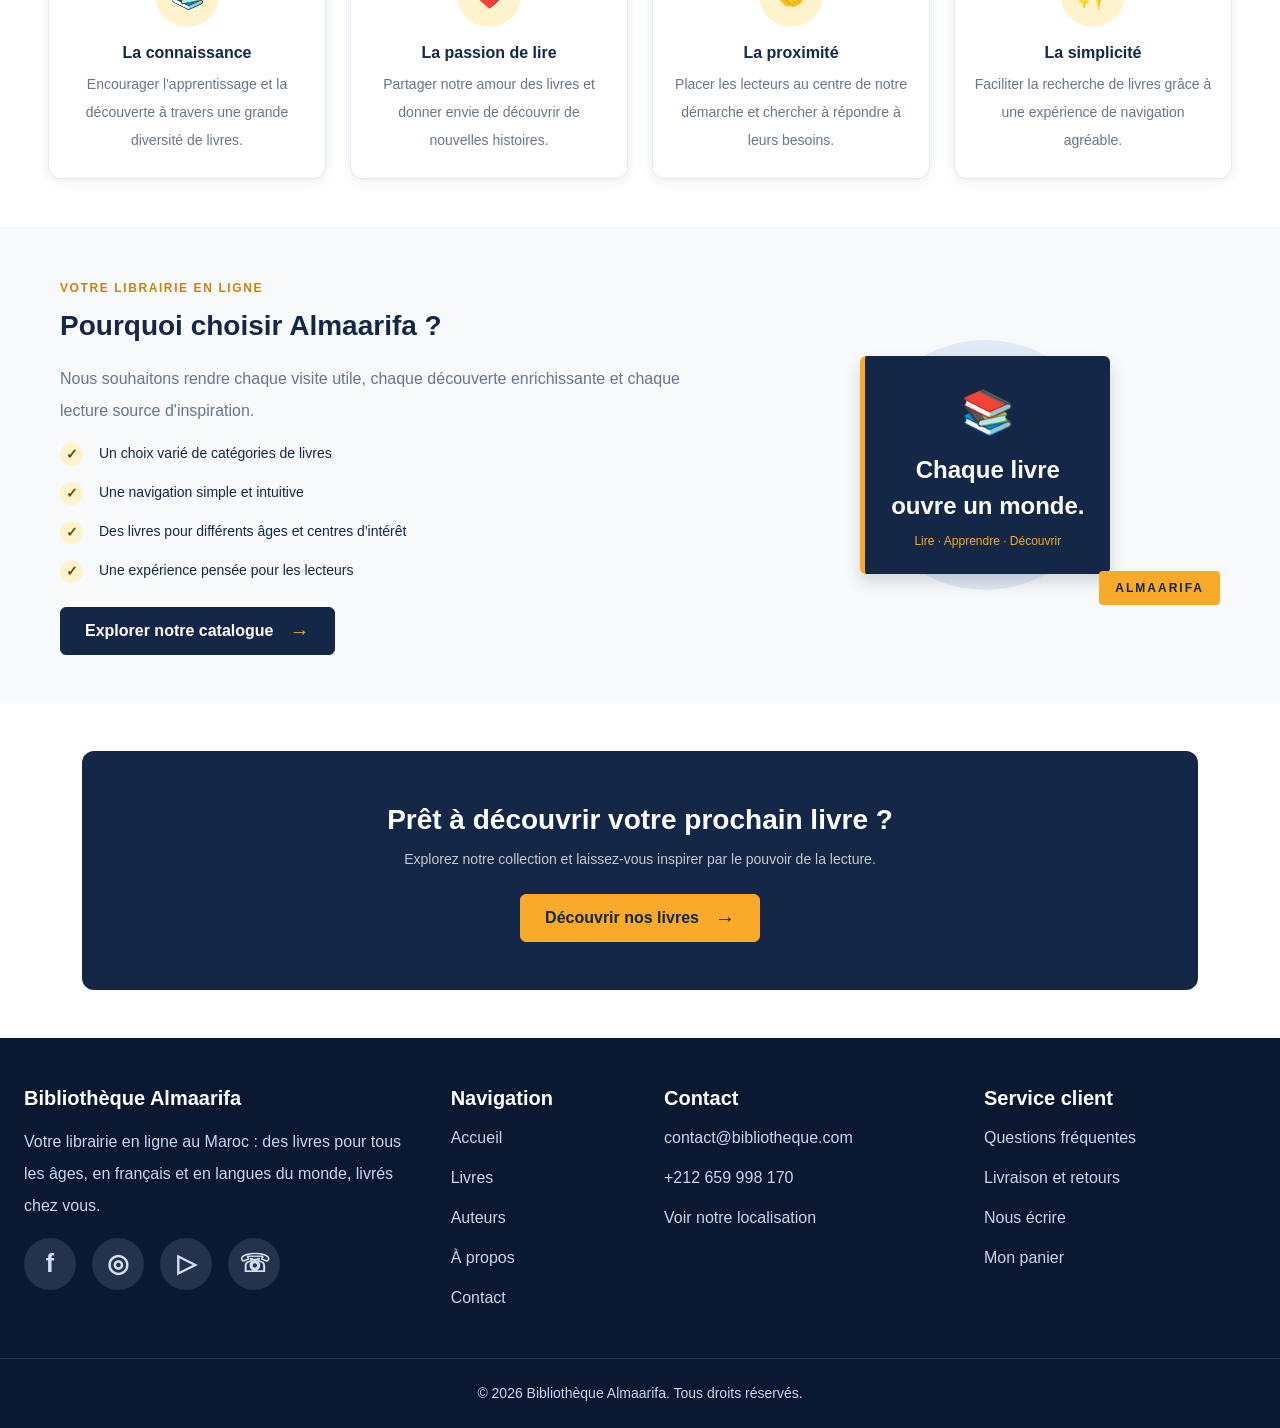
<file: À propos.html>
<!DOCTYPE html>
<html lang="fr">
<head>
    <meta charset="UTF-8">
    <meta name="viewport" content="width=device-width, initial-scale=1.0">
    <title>Ma Bibliothèque</title>

    <!-- Bootstrap 5.3 (CDN officiel) -->
    <link href="https://cdn.jsdelivr.net/npm/bootstrap@5.3.3/dist/css/bootstrap.min.css" rel="stylesheet">

    <!-- Notre CSS personnalisé : à charger APRÈS Bootstrap -->
    <link rel="stylesheet" href="style.css">
</head>
<body>
<header class="site-header bg-navy-deep text-white">

    <div class="top-bar bg-navy-top d-flex justify-content-center align-items-center text-center px-3 py-2">
        Livraison partout au Maroc · Paiement et commande en mode démonstration
    </div>

    <div class="container-fluid mw-1500 bg-navy-light px-3 px-md-4 py-3">
        <div class="row align-items-center g-3 g-lg-4">

            <!-- Logo -->
            <div class="col col-lg-4 order-1">
                <a href="index.html" class="logo d-flex align-items-center gap-2 gap-md-3">
                    <span class="logo-icon d-flex align-items-center justify-content-center flex-shrink-0 rounded-circle bg-warning">📖</span>
                    <span class="logo-text d-flex flex-column">
                        <strong>Bibliothèque Almaarifa</strong>
                        <small class="text-warning">Librairie en ligne</small>
                    </span>
                </a>
            </div>

            <!-- Recherche (sous le logo sur mobile/tablette) -->
            <div class="col-12 col-lg-6 order-3 order-lg-2">
                <form class="search-bar input-group flex-nowrap rounded-pill overflow-hidden bg-white" action="#" method="get">
                    <input
                        type="search"
                        name="recherche"
                        class="form-control border-0 rounded-0 shadow-none px-3 px-sm-4"
                        placeholder="Rechercher un titre, un auteur, une catégorie..."
                    >
                    <button type="submit" class="btn btn-warning border-0 rounded-0 px-3 fs-3" aria-label="Rechercher">⌕</button>
                </form>
            </div>

            <!-- Panier -->
            <div class="col-auto col-lg-2 order-2 order-lg-3 d-flex justify-content-end justify-content-lg-center">
                <a href="panier.html" class="cart position-relative d-flex align-items-center gap-1 gap-sm-2">
                    <span class="cart-icon">🛒</span>
                    <strong>Panier</strong>
                    <span class="cart-count position-absolute d-flex align-items-center justify-content-center rounded-circle bg-warning text-primary fw-bold">0</span>
                </a>
            </div>

        </div>
    </div>

    <!-- Navigation : navbar Bootstrap toujours dépliée (aucun JavaScript requis) -->
    <nav class="main-nav navbar navbar-expand bg-navy-nav p-0">
        <div class="container-fluid mw-1500 justify-content-center justify-content-lg-start px-2 px-md-3 px-lg-4">
            <div class="navbar-nav flex-wrap justify-content-center">
                <a href="index.html" class="nav-link px-2 px-md-3 px-lg-4">ACCUEIL</a>
                <a href="Livres.html" class="nav-link px-2 px-md-3 px-lg-4">LIVRES</a>
                <a href="Auteurs.html" class="nav-link px-2 px-md-3 px-lg-4">AUTEURS</a>
                <a href="À propos.html" class="nav-link px-2 px-md-3 px-lg-4 active">À PROPOS</a>
                <a href="contact.html" class="nav-link px-2 px-md-3 px-lg-4">CONTACT</a>
            </div>
        </div>
    </nav>
</header>

<!-- ===== PAGE À PROPOS ===== -->
<main class="overflow-hidden">

    <!-- Section principale -->
    <section class="bg-hero px-3 px-md-5 py-5">
        <div class="container-fluid mw-1400 d-flex flex-column flex-md-row align-items-center justify-content-between gap-3 gap-md-4 text-center text-md-start">

            <div class="flex-md-fill mw-620">
                <span class="eyebrow mb-2">BIENVENUE CHEZ ALMAARIFA</span>

                <h1 class="fs-1 fw-bold lh-sm mb-3">À propos de <span class="text-gold">Bibliothèque Almaarifa</span></h1>

                <p class="mw-540 text-body-secondary lh-lg mb-4">
                    Bien plus qu'une librairie en ligne, nous sommes
                    un espace dédié à la découverte, au savoir et au
                    plaisir de lire.
                </p>

                <a href="Livres.html" class="btn btn-primary d-inline-flex align-items-center gap-3 fw-bold px-4 py-2">
                    Découvrir nos livres <span class="btn-arrow fs-5">→</span>
                </a>
            </div>

            <!-- Illustration réalisée en CSS -->
            <div class="apropos-illustration d-flex align-items-center justify-content-center">
                <div class="illustration-cercle"></div>

                <div class="livre-deco livre-deco-1">SAVOIR</div>
                <div class="livre-deco livre-deco-2">CULTURE</div>
                <div class="livre-deco livre-deco-3">LECTURE</div>

                <div class="illustration-livre d-flex flex-column align-items-center justify-content-center text-center">
                    <span>📖</span>
                    <strong>Le plaisir<br>de lire</strong>
                    <small>ALMAARIFA</small>
                </div>

                <div class="etoile etoile-1">✦</div>
                <div class="etoile etoile-2">✧</div>
            </div>

        </div>
    </section>

    <!-- Qui sommes-nous ? -->
    <section class="container-fluid mw-1250 px-3 px-md-4 px-xl-5 py-5">
        <div class="row g-3 g-md-5 align-items-start">

            <div class="col-12 col-md-5">
                <span class="eyebrow mb-2">NOTRE HISTOIRE</span>
                <h2 class="fs-2 fw-bold lh-base mb-0">Qui sommes-nous ?</h2>
                <div class="title-line bg-warning rounded-pill mt-3"></div>
            </div>

            <div class="col-12 col-md-7">
                <p class="text-body-secondary lh-lg mb-3">
                    Bienvenue chez <strong class="text-body">Bibliothèque Almaarifa</strong>,
                    votre librairie en ligne au Maroc. Notre objectif est
                    de faciliter l'accès aux livres et de permettre à
                    chacun de découvrir de nouvelles idées, de nouvelles
                    histoires et de nouveaux horizons.
                </p>

                <p class="text-body-secondary lh-lg mb-3">
                    Nous proposons une sélection variée de livres :
                    romans, sciences, informatique, livres scolaires,
                    histoire, développement personnel, arts et culture.
                    Que vous soyez étudiant, passionné de lecture ou
                    simplement curieux, vous trouverez un univers
                    adapté à vos envies.
                </p>

                <p class="text-body-secondary lh-lg mb-0">
                    Notre ambition est de rendre votre expérience de
                    recherche et de découverte des livres simple,
                    agréable et accessible.
                </p>
            </div>

        </div>
    </section>

    <!-- Mission et vision -->
    <section class="bg-body-tertiary px-3 px-md-4 px-xl-5 py-5">
        <div class="row g-3 g-md-4">

            <div class="col-12 col-md-6">
                <div class="card mission-card h-100 text-center p-4">
                    <div class="icon-circle d-flex align-items-center justify-content-center rounded-circle bg-body-secondary fs-3 mx-auto mb-3">🎯</div>

                    <h3 class="fs-4 fw-bold mb-2">Notre mission</h3>

                    <p class="small text-body-secondary lh-lg mb-0">
                        Rendre les livres et la connaissance plus accessibles,
                        encourager la lecture et accompagner chacun dans
                        son parcours d'apprentissage.
                    </p>
                </div>
            </div>

            <div class="col-12 col-md-6">
                <div class="card mission-card mission-card-orange h-100 text-center p-4">
                    <div class="icon-circle d-flex align-items-center justify-content-center rounded-circle bg-body-secondary fs-3 mx-auto mb-3">🌟</div>

                    <h3 class="fs-4 fw-bold mb-2">Notre vision</h3>

                    <p class="small text-body-secondary lh-lg mb-0">
                        Devenir une destination de confiance pour les lecteurs
                        au Maroc et contribuer à développer une véritable
                        culture de la lecture.
                    </p>
                </div>
            </div>

        </div>
    </section>

    <!-- Nos valeurs -->
    <section class="container-fluid mw-1400 px-3 px-md-4 px-xl-5 py-5">

        <div class="text-center mb-4 mb-md-5">
            <span class="eyebrow mb-2">CE QUI NOUS ANIME</span>

            <h2 class="fs-2 fw-bold lh-base mb-0">Nos valeurs</h2>

            <p class="text-body-secondary mt-2 mb-0">
                Les principes qui guident notre engagement
                auprès de nos lecteurs.
            </p>

            <div class="title-line bg-warning rounded-pill mx-auto mt-3"></div>
        </div>

        <div class="row row-cols-2 row-cols-lg-4 g-2 g-md-3 g-lg-4">

            <div class="col">
                <article class="card h-100 text-center px-2 px-md-3 py-4 hover-lift">
                    <div class="icon-circle d-flex align-items-center justify-content-center rounded-circle bg-warning-subtle fs-3 mx-auto mb-3">📚</div>
                    <h3 class="fs-6 fw-bold mb-2">La connaissance</h3>
                    <p class="small text-body-secondary lh-lg mb-0">
                        Encourager l'apprentissage et la découverte
                    à travers une grande diversité de livres.
                    </p>
                </article>
            </div>

            <div class="col">
                <article class="card h-100 text-center px-2 px-md-3 py-4 hover-lift">
                    <div class="icon-circle d-flex align-items-center justify-content-center rounded-circle bg-warning-subtle fs-3 mx-auto mb-3">❤️</div>
                    <h3 class="fs-6 fw-bold mb-2">La passion de lire</h3>
                    <p class="small text-body-secondary lh-lg mb-0">
                        Partager notre amour des livres et donner
                    envie de découvrir de nouvelles histoires.
                    </p>
                </article>
            </div>

            <div class="col">
                <article class="card h-100 text-center px-2 px-md-3 py-4 hover-lift">
                    <div class="icon-circle d-flex align-items-center justify-content-center rounded-circle bg-warning-subtle fs-3 mx-auto mb-3">🤝</div>
                    <h3 class="fs-6 fw-bold mb-2">La proximité</h3>
                    <p class="small text-body-secondary lh-lg mb-0">
                        Placer les lecteurs au centre de notre démarche
                    et chercher à répondre à leurs besoins.
                    </p>
                </article>
            </div>

            <div class="col">
                <article class="card h-100 text-center px-2 px-md-3 py-4 hover-lift">
                    <div class="icon-circle d-flex align-items-center justify-content-center rounded-circle bg-warning-subtle fs-3 mx-auto mb-3">✨</div>
                    <h3 class="fs-6 fw-bold mb-2">La simplicité</h3>
                    <p class="small text-body-secondary lh-lg mb-0">
                        Faciliter la recherche de livres grâce à
                    une expérience de navigation agréable.
                    </p>
                </article>
            </div>
        </div>

    </section>

    <!-- Pourquoi choisir Almaarifa ? -->
    <section class="bg-body-tertiary px-3 px-md-5 py-5">
        <div class="container-fluid mw-1400">
            <div class="row g-4 align-items-center">

                <div class="col-12 col-md-7">
                    <span class="eyebrow mb-2">VOTRE LIBRAIRIE EN LIGNE</span>

                    <h2 class="fs-3 fw-bold lh-base mb-3">Pourquoi choisir Almaarifa ?</h2>

                    <p class="text-body-secondary lh-lg mb-3">
                        Nous souhaitons rendre chaque visite utile,
                        chaque découverte enrichissante et chaque lecture
                        source d'inspiration.
                    </p>

                    <ul class="list-unstyled mb-4">
                <li class="d-flex align-items-start gap-3 mb-3 small">
                    <span class="choix-check d-inline-flex align-items-center justify-content-center flex-shrink-0 rounded-circle bg-warning-subtle text-warning-emphasis fw-bold">✓</span>
                    Un choix varié de catégories de livres
                </li>
                <li class="d-flex align-items-start gap-3 mb-3 small">
                    <span class="choix-check d-inline-flex align-items-center justify-content-center flex-shrink-0 rounded-circle bg-warning-subtle text-warning-emphasis fw-bold">✓</span>
                    Une navigation simple et intuitive
                </li>
                <li class="d-flex align-items-start gap-3 mb-3 small">
                    <span class="choix-check d-inline-flex align-items-center justify-content-center flex-shrink-0 rounded-circle bg-warning-subtle text-warning-emphasis fw-bold">✓</span>
                    Des livres pour différents âges et centres d'intérêt
                </li>
                <li class="d-flex align-items-start gap-3 mb-3 small">
                    <span class="choix-check d-inline-flex align-items-center justify-content-center flex-shrink-0 rounded-circle bg-warning-subtle text-warning-emphasis fw-bold">✓</span>
                    Une expérience pensée pour les lecteurs
                </li>
                    </ul>

                    <a href="Livres.html" class="btn btn-primary d-inline-flex align-items-center gap-3 fw-bold px-4 py-2">
                        Explorer notre catalogue <span class="btn-arrow fs-5">→</span>
                    </a>
                </div>

                <div class="col-12 col-md-5">
                    <div class="choix-visuel position-relative d-flex justify-content-center align-items-center">
                        <div class="choix-grand-cercle"></div>

                        <div class="choix-livre position-relative z-1 bg-primary text-white text-center rounded-2 shadow border-start border-warning border-5 px-3 py-4">
                            <span>📚</span>
                            <h3 class="fs-4 fw-bold text-white lh-base my-2">Chaque livre<br>ouvre un monde.</h3>
                            <p class="fs-8 text-warning mb-0">Lire · Apprendre · Découvrir</p>
                        </div>

                        <span class="position-absolute bottom-0 end-0 z-2 bg-warning text-primary fs-8 fw-bold tracking-wide rounded-1 px-3 py-2">ALMAARIFA</span>
                    </div>
                </div>

            </div>
        </div>
    </section>

    <!-- Appel à l'action -->
    <section class="container my-5">
        <div class="bg-primary text-white text-center rounded-3 px-3 py-4 py-md-5">

            <h2 class="fs-3 fw-bold text-white lh-base mb-2">Prêt à découvrir votre prochain livre ?</h2>

            <p class="small opacity-75 mw-600 mx-auto mb-4">
                Explorez notre collection et laissez-vous inspirer
                par le pouvoir de la lecture.
            </p>

            <a href="Livres.html" class="btn btn-warning d-flex d-sm-inline-flex align-items-center justify-content-center gap-3 fw-bold px-4 py-2">
                Découvrir nos livres <span class="fs-5">→</span>
            </a>

        </div>
    </section>

</main>
<!-- ===== FIN PAGE À PROPOS ===== -->

<footer class="site-footer bg-navy-deep">

    <div class="container-fluid mw-1500 px-3 px-md-4 py-4 py-md-5">
        <div class="row g-4 g-md-5">

            <!-- Colonne 1 : Présentation -->
            <div class="footer-column col-12 col-md-6 col-lg-4 d-flex flex-column align-items-start gap-3">
                <h3 class="fs-5 fw-bold text-white mb-0">Bibliothèque Almaarifa</h3>

                <p class="mb-0 lh-lg">
                    Votre librairie en ligne au Maroc : des livres
                    pour tous les âges, en français et en langues
                    du monde, livrés chez vous.
                </p>

                <div class="d-flex flex-wrap gap-2 gap-sm-3">
                    <a href="#" class="social-link d-flex align-items-center justify-content-center rounded-circle fw-bold" aria-label="Facebook">f</a>
                    <a href="#" class="social-link d-flex align-items-center justify-content-center rounded-circle fw-bold" aria-label="Instagram">◎</a>
                    <a href="#" class="social-link d-flex align-items-center justify-content-center rounded-circle fw-bold" aria-label="YouTube">▷</a>
                    <a href="#" class="social-link d-flex align-items-center justify-content-center rounded-circle fw-bold" aria-label="WhatsApp">☏</a>
                </div>
            </div>

            <!-- Colonne 2 : Navigation -->
            <div class="footer-column col-12 col-md-6 col-lg-2 d-flex flex-column align-items-start gap-3">
                <h3 class="fs-5 fw-bold text-white mb-0">Navigation</h3>
                <a href="index.html">Accueil</a>
                <a href="Livres.html">Livres</a>
                <a href="Auteurs.html">Auteurs</a>
                <a href="À propos.html">À propos</a>
                <a href="contact.html">Contact</a>
            </div>

            <!-- Colonne 3 : Contact -->
            <div class="footer-column col-12 col-md-6 col-lg-3 d-flex flex-column align-items-start gap-3">
                <h3 class="fs-5 fw-bold text-white mb-0">Contact</h3>
                  <a href="mailto:contact@bibliotheque.com">contact@bibliotheque.com</a>
                    <a href="tel:+212659 998 170">+212 659 998 170</a>
                    <a href="https://www.google.com/maps/search/?api=1&query=Agadir+Maroc" target="_blank"> Voir notre
                        localisation</a>
            </div>

            <!-- Colonne 4 : Service client -->
            <div class="footer-column col-12 col-md-6 col-lg-3 d-flex flex-column align-items-start gap-3">
                <h3 class="fs-5 fw-bold text-white mb-0">Service client</h3>
                <a href="#">Questions fréquentes</a>
                <a href="#">Livraison et retours</a>
                <a href="#">Nous écrire</a>
                <a href="#">Mon panier</a>
            </div>

        </div>
    </div>

    <div class="border-top border-white border-opacity-10 text-center small px-3 py-3 py-md-4">
        <p class="mb-0">
            © 2026 Bibliothèque Almaarifa. Tous droits réservés.
        </p>
    </div>

</footer>
</body>
</html>
</file>
<file: style.css>
/* =====================================================================
   BIBLIOTHÈQUE ALMAARIFA — style.css
   Chargé APRÈS Bootstrap 5.3 : il le personnalise, il ne le remplace pas.

   SOMMAIRE
   1. Thème : couleurs / polices de la marque (variables Bootstrap)
   2. Base
   3. Petits utilitaires personnalisés (absents de Bootstrap)
   4. Composants Bootstrap aux couleurs de la marque (boutons, formulaires)
   5. En-tête (header) et navigation
   6. Pied de page (footer)
   7. Accueil : catégories et meilleures ventes
   8. Page Livres
   9. Page Auteurs
  10. Page À propos
   ===================================================================== */


/* =====================================================================
   1. THÈME
   Bootstrap 5.3 lit ses couleurs dans des variables CSS. En les
   redéfinissant ici, les classes Bootstrap prennent les couleurs du site :
     bg-primary / text-primary  -> bleu marine  #142747
     bg-warning / text-warning  -> orange       #f9aa2b
     text-body-secondary        -> gris bleuté  #68758a
     bg-body-tertiary           -> fond clair   #f7f9fc
     bg-body-secondary          -> fond d'image #f1f4f9
   ===================================================================== */
:root {
    --bs-body-font-family: Arial, Helvetica, sans-serif;
    --bs-body-color: #142747;
    --bs-body-color-rgb: 20, 39, 71;
    --bs-heading-color: #142747;
    --bs-secondary-color: #68758a;
    --bs-secondary-bg: #f1f4f9;
    --bs-tertiary-bg: #f7f9fc;
    --bs-border-color: #e3e8f1;

    --bs-primary: #142747;
    --bs-primary-rgb: 20, 39, 71;
    --bs-warning: #f9aa2b;
    --bs-warning-rgb: 249, 170, 43;

    /* rounded-3 = 12px, comme les cartes d'origine */
    --bs-border-radius-lg: 0.75rem;

    /* Couleurs supplémentaires de la marque */
    --al-gold: #d98b12;       /* liens dorés, flèches */
    --al-gold-dark: #c7830c;  /* petits titres */
    --al-navy-deep: #0b1832;
    --al-navy-top: #0a1630;
    --al-navy-light: #14294f;
    --al-navy-nav: #203b6b;
    --al-text-light: #c7d5ed;
}


/* =====================================================================
   2. BASE
   ===================================================================== */

/* Le site d'origine n'a aucun lien souligné ni coloré par défaut */
a {
    color: inherit;
    text-decoration: none;
}


/* =====================================================================
   3. UTILITAIRES PERSONNALISÉS
   Bootstrap n'a pas de classe pour ces valeurs précises.
   ===================================================================== */

/* Largeurs maximales */
.mw-540  { max-width: 540px; }
.mw-600  { max-width: 600px; }
.mw-620  { max-width: 620px; }
.mw-1250 { max-width: 1250px; }
.mw-1400 { max-width: 1400px; }
.mw-1500 { max-width: 1500px; }

/* Petite taille de texte (12px) : Bootstrap s'arrête à .small (14px) */
.fs-8 { font-size: 0.75rem !important; }

/* Espacement des lettres */
.tracking-wide { letter-spacing: 2px; }

/* Couleurs dorées */
.text-gold      { color: var(--al-gold) !important; }
.text-gold-dark { color: var(--al-gold-dark) !important; }

/* Fonds de l'en-tête et du pied de page */
.bg-navy-deep  { background-color: var(--al-navy-deep); }
.bg-navy-top   { background-color: var(--al-navy-top); }
.bg-navy-light { background-color: var(--al-navy-light); }
.bg-navy-nav   { background-color: var(--al-navy-nav); }

/* Dégradé des bandeaux de titre (Auteurs, À propos, Contact) */
.bg-hero {
    background: linear-gradient(135deg, #ffffff, #eef3fb);
}

/* Petit sur-titre en majuscules */
.eyebrow {
    display: inline-block;
    color: var(--al-gold-dark);
    font-size: 0.75rem;
    font-weight: 700;
    letter-spacing: 1.6px;
}

/* Trait décoratif sous les titres (couleur : bg-warning) */
.title-line {
    width: 65px;
    height: 4px;
}

/* Pastilles d'icône */
.icon-circle {
    width: 64px;
    height: 64px;
}

.icon-square {
    width: 45px;
    height: 45px;
}

/* Carte qui se soulève au survol (remplace 6 règles :hover dupliquées) */
.hover-lift {
    box-shadow: 0 3px 12px rgba(20, 39, 71, 0.08);
    transition: transform 0.3s, box-shadow 0.3s, border-color 0.3s;
}

.hover-lift:hover {
    transform: translateY(-5px);
    box-shadow: 0 8px 22px rgba(20, 39, 71, 0.14);
}

.hover-lift.hover-gold:hover {
    border-color: var(--bs-warning) !important;
}

/* Accessibilité clavier */
.hover-lift:focus-visible {
    outline: 3px solid var(--bs-warning);
    outline-offset: 3px;
}


/* =====================================================================
   4. COMPOSANTS BOOTSTRAP AUX COULEURS DE LA MARQUE
   Les boutons Bootstrap 5.3 se personnalisent avec des variables --bs-btn-*
   ===================================================================== */

/* Bouton marine -> orange au survol */
.btn-primary {
    --bs-btn-color: #ffffff;
    --bs-btn-bg: var(--bs-primary);
    --bs-btn-border-color: var(--bs-primary);
    --bs-btn-hover-color: var(--bs-primary);
    --bs-btn-hover-bg: var(--bs-warning);
    --bs-btn-hover-border-color: var(--bs-warning);
    --bs-btn-active-color: var(--bs-primary);
    --bs-btn-active-bg: #ffc45f;
    --bs-btn-active-border-color: #ffc45f;
    --bs-btn-focus-shadow-rgb: 20, 39, 71;
}

/* Bouton orange -> orange clair au survol */
.btn-warning {
    --bs-btn-color: var(--bs-primary);
    --bs-btn-bg: var(--bs-warning);
    --bs-btn-border-color: var(--bs-warning);
    --bs-btn-hover-color: var(--bs-primary);
    --bs-btn-hover-bg: #ffc45f;
    --bs-btn-hover-border-color: #ffc45f;
    --bs-btn-active-color: var(--bs-primary);
    --bs-btn-active-bg: #ffc45f;
    --bs-btn-active-border-color: #ffc45f;
    --bs-btn-focus-shadow-rgb: 249, 170, 43;
}

/* Bouton contour marine -> rempli au survol */
.btn-outline-primary {
    --bs-btn-color: var(--bs-primary);
    --bs-btn-border-color: var(--bs-primary);
    --bs-btn-hover-color: #ffffff;
    --bs-btn-hover-bg: var(--bs-primary);
    --bs-btn-hover-border-color: var(--bs-primary);
    --bs-btn-active-color: #ffffff;
    --bs-btn-active-bg: var(--bs-primary);
    --bs-btn-active-border-color: var(--bs-primary);
    --bs-btn-focus-shadow-rgb: 20, 39, 71;
    --bs-btn-border-width: 2px;
}

/* Variante : bouton d'envoi du formulaire (survol bleu plus clair) */
.btn-submit {
    --bs-btn-hover-color: #ffffff;
    --bs-btn-hover-bg: #243f69;
    --bs-btn-hover-border-color: #243f69;
}

/* Flèche orange dans un bouton marine */
.btn-primary .btn-arrow {
    color: var(--bs-warning);
}

.btn-primary:hover .btn-arrow {
    color: inherit;
}

/* Les cartes utilisent la couleur de bordure du site */
.card {
    --bs-card-border-color: var(--bs-border-color);
    --bs-card-border-radius: var(--bs-border-radius-lg);
}

/* Focus orange sur les champs de formulaire */
.form-control:focus,
.form-select:focus {
    border-color: var(--bs-warning);
    box-shadow: 0 0 0 3px rgba(249, 170, 43, 0.15);
}


/* =====================================================================
   5. EN-TÊTE ET NAVIGATION
   La mise en page (grille, alignements, espacements) est faite avec
   les classes Bootstrap dans le HTML. Ici : tailles exactes de la marque.
   ===================================================================== */

.top-bar {
    font-size: 0.75rem;
    line-height: 1.5;
    color: #d8e2f5;
}

.logo-icon {
    width: 40px;
    height: 40px;
    font-size: 21px;
}

.logo-text strong {
    font-family: Georgia, serif;
    font-size: 1rem;
}

.cart {
    font-size: 0.875rem;
}

.cart-icon {
    font-size: 22px;
}

.cart-count {
    top: -12px;
    right: -16px;
    width: 25px;
    height: 25px;
    font-size: 13px;
}

/* Barre de recherche : forme "pilule" (rounded-pill) + hauteur */
.search-bar {
    height: 48px;
}

.search-bar input {
    font-size: 0.8125rem;
}

.search-bar button {
    min-width: 48px;
    line-height: 1;
}

/* Navigation : navbar Bootstrap (navbar-expand = toujours dépliée) */
.main-nav {
    --bs-navbar-color: #dce5f6;
    --bs-navbar-hover-color: #ffffff;
    --bs-navbar-active-color: #ffffff;
}

.main-nav .nav-link {
    min-height: 44px;
    display: flex;
    align-items: center;
    border-bottom: 3px solid transparent;
    font-size: 0.75rem;
    font-weight: 700;
    transition: 0.2s;
}

.main-nav .nav-link:hover,
.main-nav .nav-link.active {
    border-bottom-color: var(--bs-warning);
}

@media (min-width: 576px) {
    .top-bar { font-size: 1rem; }

    .logo-icon {
        width: 52px;
        height: 52px;
        font-size: 27px;
    }

    .logo-text strong {
        font-size: 1.4375rem;
        white-space: nowrap;
    }

    .cart { font-size: 1.1875rem; }
    .cart-icon { font-size: 28px; }

    .search-bar { height: 60px; }
    .search-bar input { font-size: 1.0625rem; }
    .search-bar button { min-width: 70px; }

    .main-nav .nav-link {
        min-height: 55px;
        font-size: 0.9375rem;
    }
}

@media (min-width: 992px) {
    .main-nav .nav-link {
        min-height: 64px;
        border-bottom-width: 4px;
        font-size: 1.0625rem;
    }
}


/* =====================================================================
   6. PIED DE PAGE
   ===================================================================== */

.site-footer {
    color: var(--al-text-light);
}

.footer-column > a {
    transition: color 0.2s;
}

.footer-column > a:hover {
    color: var(--bs-warning);
}

/* Boutons ronds des réseaux sociaux */
.social-link {
    width: 43px;
    height: 43px;
    background-color: #25324d;
    color: #d3def0;
    font-size: 22px;
    transition: 0.2s;
}

.social-link:hover {
    background-color: var(--bs-warning);
    color: var(--bs-primary);
}

@media (min-width: 576px) {
    .social-link {
        width: 52px;
        height: 52px;
        font-size: 25px;
    }
}


/* =====================================================================
   7. ACCUEIL
   ===================================================================== */

/* Cartes de catégories */
.category-card {
    min-height: 205px;
}

.category-icon {
    width: 78px;
    height: 75px;
}

.category-icon img {
    transition: transform 0.3s ease;
}

.category-card:hover .category-icon img {
    transform: scale(1.08);
}

/* Couvertures des meilleures ventes */
.book-cover {
    height: 160px;
}

.book-title {
    min-height: 2.8em;
}

@media (min-width: 576px) {
    .category-card { min-height: 235px; }
    .category-icon { width: 100px; height: 95px; }
    .book-cover { height: 220px; }
}


/* =====================================================================
   8. PAGE LIVRES
   ===================================================================== */

.livre-image {
    height: 160px;
}

@media (min-width: 576px) {
    .livre-image { height: 235px; }
}


/* =====================================================================
   9. PAGE AUTEURS
   ===================================================================== */

/* Zone colorée avec les initiales */
.auteur-visuel {
    min-height: 115px;
}

.auteur-visuel::before {
    content: "";
    position: absolute;
    width: 165px;
    height: 165px;
    border: 1px solid rgba(255, 255, 255, 0.3);
    border-radius: 50%;
}

.auteur-initiales {
    font-size: 2.625rem;
    letter-spacing: 2px;
    text-shadow: 0 3px 10px rgba(0, 0, 0, 0.12);
}

/* Un dégradé par auteur */
.avatar-vh { background: linear-gradient(135deg, #142747, #395b89); }
.avatar-pc { background: linear-gradient(135deg, #b46a36, #eab66d); }
.avatar-as { background: linear-gradient(135deg, #29485f, #7198af); }
.avatar-ac { background: linear-gradient(135deg, #435266, #8997a9); }
.avatar-go { background: linear-gradient(135deg, #315653, #79a89b); }
.avatar-v  { background: linear-gradient(135deg, #77503e, #c69a75); }

/* Lien "Découvrir ses livres →" */
.auteur-link {
    transition: color 0.3s ease;
}

.auteur-link span {
    transition: transform 0.3s ease;
}

.auteur-link:hover {
    color: var(--al-gold);
}

.auteur-link:hover span {
    transform: translateX(5px);
}

@media (min-width: 576px) {
    .auteur-visuel { min-height: 155px; }
    .auteur-initiales { font-size: 3.625rem; }
}


/* =====================================================================
   10. PAGE À PROPOS
   ===================================================================== */

/* Illustration du bandeau, dessinée uniquement en CSS */
.apropos-illustration {
    position: relative;
    flex: none;
    width: 100%;
    max-width: 320px;
    height: 235px;
    transform: scale(0.85);
    margin: -5px auto;
}

.illustration-cercle {
    position: absolute;
    width: 240px;
    height: 240px;
    background: #e0e9f7;
    border-radius: 50%;
}

.illustration-livre {
    position: relative;
    z-index: 2;
    width: 170px;
    height: 210px;
    background: var(--bs-primary);
    color: #ffffff;
    border: 5px solid var(--bs-warning);
    border-radius: 5px 13px 13px 5px;
    box-shadow: 9px 10px 0 rgba(20, 39, 71, 0.12);
}

.illustration-livre span {
    font-size: 38px;
    margin-bottom: 8px;
}

.illustration-livre strong {
    font-size: 20px;
    line-height: 1.4;
}

.illustration-livre small {
    color: var(--bs-warning);
    font-size: 10px;
    letter-spacing: 2px;
    margin-top: 12px;
}

.livre-deco {
    position: absolute;
    z-index: 1;
    width: 45px;
    height: 145px;
    border-radius: 5px;
    writing-mode: vertical-rl;
    text-align: center;
    padding: 12px 0;
    font-size: 10px;
    font-weight: bold;
    letter-spacing: 1px;
}

.livre-deco-1 {
    left: 15px;
    bottom: 28px;
    background: #e7a84c;
    color: var(--bs-primary);
    transform: rotate(-8deg);
}

.livre-deco-2 {
    right: 20px;
    bottom: 27px;
    background: #395a82;
    color: #ffffff;
    transform: rotate(8deg);
}

.livre-deco-3 {
    left: 45px;
    top: 19px;
    width: 34px;
    height: 85px;
    background: #88a9b9;
    color: var(--bs-primary);
    transform: rotate(-15deg);
}

.etoile {
    position: absolute;
    z-index: 3;
    color: #e8a023;
    font-size: 35px;
}

.etoile-1 { top: 20px; right: 40px; }
.etoile-2 { left: 12px; top: 40px; font-size: 25px; }

/* Cartes mission / vision : seule la bordure du bas est colorée */
.mission-card {
    border-bottom: 4px solid var(--bs-primary);
}

.mission-card-orange {
    border-bottom-color: var(--bs-warning);
}

/* Pastille ✓ de la liste "Pourquoi choisir Almaarifa ?" */
.choix-check {
    width: 23px;
    height: 23px;
}

/* Illustration "Chaque livre ouvre un monde" */
.choix-visuel {
    min-height: 260px;
}

.choix-grand-cercle {
    position: absolute;
    width: 250px;
    height: 250px;
    background: #e0e9f7;
    border-radius: 50%;
}

.choix-livre {
    width: 250px;
    min-height: 210px;
}

.choix-livre > span {
    font-size: 43px;
}

@media (min-width: 768px) {
    .apropos-illustration {
        flex-basis: 290px;
        width: 290px;
        max-width: none;
        height: 265px;
        transform: scale(0.9);
        margin: 0;
    }

    .choix-visuel { min-height: 280px; }
}

@media (min-width: 992px) {
    .apropos-illustration {
        flex-basis: 350px;
        width: 350px;
        transform: none;
    }
}
</file>
